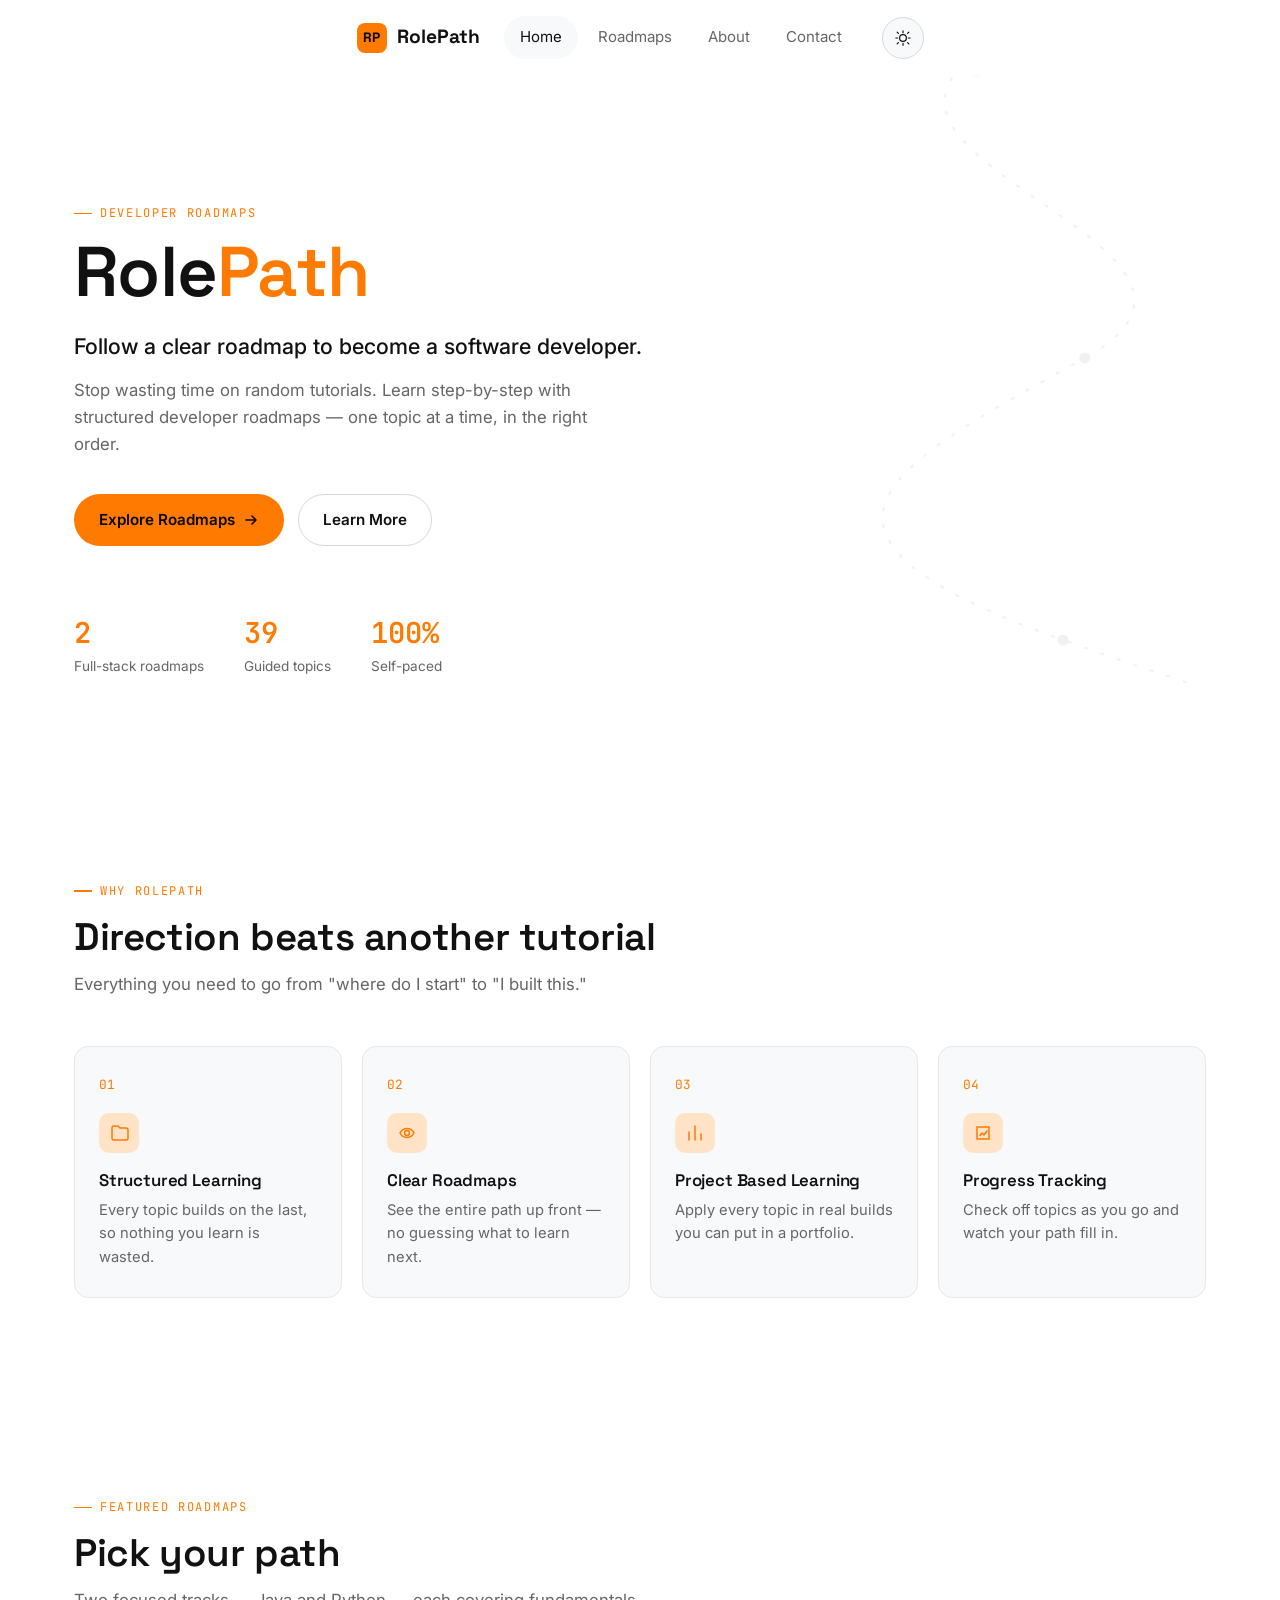
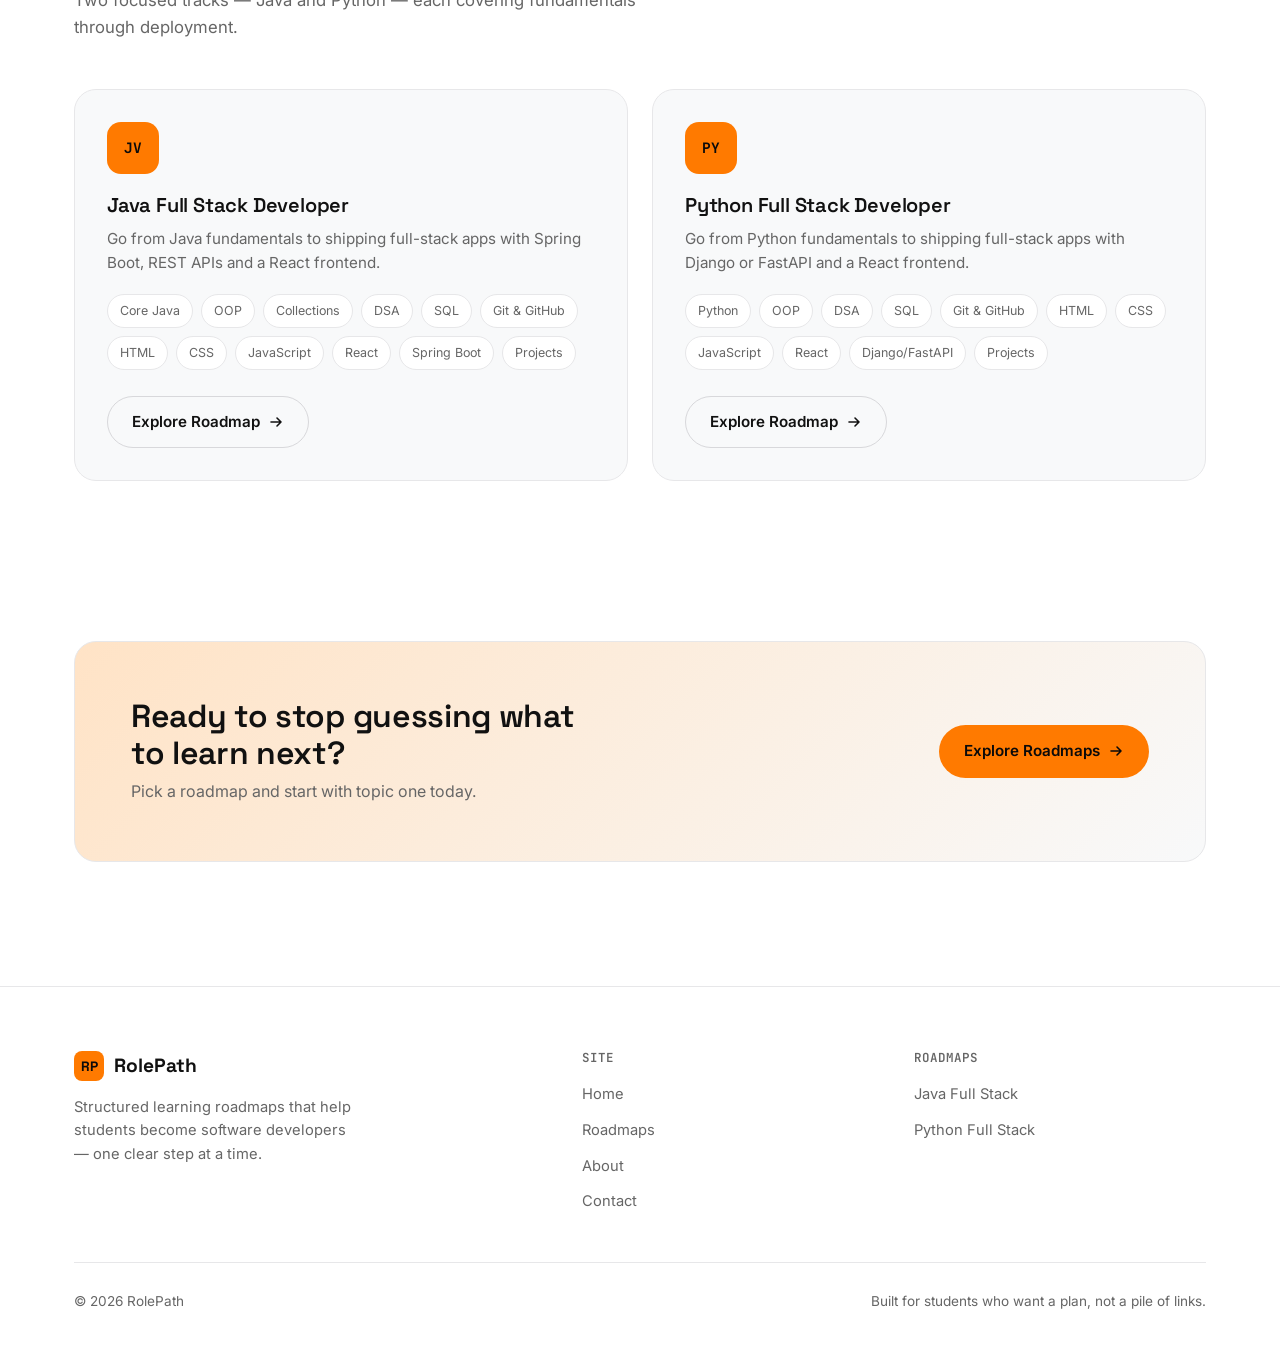
<file: index.html>
<!DOCTYPE html>
<html lang="en">
<head>
  <meta charset="UTF-8" />
  <meta name="viewport" content="width=device-width, initial-scale=1.0" />
  <title>RolePath — Structured Roadmaps for Software Developers</title>
  <meta name="description" content="Stop wasting time on random tutorials. Follow a clear, structured roadmap to become a software developer." />
  <link rel="stylesheet" href="css/style.css" />
</head>
<body>

  <header class="site-header">
    <div class="container">
      <a href="index.html" class="logo">
        <span class="logo__mark">RP</span>
        RolePath
      </a>

      <nav class="nav-menu" data-nav-menu>
        <a href="index.html" data-page="index.html">Home</a>
        <a href="roadmaps.html" data-page="roadmaps.html">Roadmaps</a>
        
        <a href="about.html" data-page="about.html">About</a>
        <a href="contact.html" data-page="contact.html">Contact</a>
      </nav>

      <div class="header-actions">
        <button class="theme-toggle" data-theme-toggle aria-label="Toggle dark and light mode" aria-pressed="true">
          <svg class="icon-moon" width="18" height="18" viewBox="0 0 24 24" fill="none" aria-hidden="true"><path d="M21 12.6A9 9 0 1 1 11.4 3a7 7 0 0 0 9.6 9.6Z" stroke="currentColor" stroke-width="1.6" stroke-linejoin="round"/></svg>
          <svg class="icon-sun" width="18" height="18" viewBox="0 0 24 24" fill="none" aria-hidden="true"><circle cx="12" cy="12" r="4.5" stroke="currentColor" stroke-width="1.6"/><path d="M12 2.5v2.4M12 19.1v2.4M4.2 4.2l1.7 1.7M18.1 18.1l1.7 1.7M2.5 12h2.4M19.1 12h2.4M4.2 19.8l1.7-1.7M18.1 5.9l1.7-1.7" stroke="currentColor" stroke-width="1.6" stroke-linecap="round"/></svg>
        </button>
        <button class="nav-toggle" data-nav-toggle aria-label="Toggle menu" aria-expanded="false">
          <span></span><span></span><span></span>
        </button>
      </div>
    </div>
  </header>

  <main>
    <!-- Hero -->
    <section class="hero">
      <svg class="hero__route" viewBox="0 0 1180 560" fill="none" preserveAspectRatio="xMaxYMid slice" aria-hidden="true">
        <path d="M900 -20 C 760 80, 1180 160, 1000 260 S 700 420, 980 520 S 1300 600, 1180 700" stroke="currentColor" stroke-width="2" stroke-dasharray="2 14" stroke-linecap="round"/>
        <circle cx="900" cy="-4" r="5" fill="currentColor"/>
        <circle cx="1000" cy="260" r="5" fill="currentColor"/>
        <circle cx="980" cy="520" r="5" fill="currentColor"/>
      </svg>
      <div class="container">
        <div class="hero__content">
          <span class="eyebrow">Developer roadmaps</span>
          <h1 class="hero__title">Role<span>Path</span></h1>
          <p class="hero__subtitle">Follow a clear roadmap to become a software developer.</p>
          <p class="hero__desc">Stop wasting time on random tutorials. Learn step-by-step with structured developer roadmaps — one topic at a time, in the right order.</p>
          <div class="hero__actions">
            <a href="roadmaps.html" class="btn btn--primary">Explore Roadmaps
              <svg width="16" height="16" viewBox="0 0 16 16" fill="none" aria-hidden="true"><path d="M3 8h10M9 4l4 4-4 4" stroke="currentColor" stroke-width="1.6" stroke-linecap="round" stroke-linejoin="round"/></svg>
            </a>
            <a href="about.html" class="btn btn--outline">Learn More</a>
          </div>
          <div class="hero__stats">
            <div>
              <div class="hero__stat-num">2</div>
              <div class="hero__stat-label">Full-stack roadmaps</div>
            </div>
            <div>
              <div class="hero__stat-num">39</div>
              <div class="hero__stat-label">Guided topics</div>
            </div>
            <div>
              <div class="hero__stat-num">100%</div>
              <div class="hero__stat-label">Self-paced</div>
            </div>
          </div>
        </div>
      </div>
    </section>

    <!-- Why RolePath -->
    <section class="section">
      <div class="container">
        <div class="section-head">
          <span class="eyebrow">Why RolePath</span>
          <h2 class="section-title">Direction beats another tutorial</h2>
          <p class="section-desc">Everything you need to go from "where do I start" to "I built this."</p>
        </div>
        <div class="why-grid">
          <div class="why-card reveal">
            <span class="why-card__index">01</span>
            <div class="why-card__icon">
              <svg width="20" height="20" viewBox="0 0 20 20" fill="none" aria-hidden="true"><path d="M3 15V5a2 2 0 0 1 2-2h4l2 2h6a2 2 0 0 1 2 2v8a2 2 0 0 1-2 2H5a2 2 0 0 1-2-2Z" stroke="currentColor" stroke-width="1.5"/></svg>
            </div>
            <h3>Structured Learning</h3>
            <p>Every topic builds on the last, so nothing you learn is wasted.</p>
          </div>
          <div class="why-card reveal">
            <span class="why-card__index">02</span>
            <div class="why-card__icon">
              <svg width="20" height="20" viewBox="0 0 20 20" fill="none" aria-hidden="true"><path d="M3 10c3-6 11-6 14 0-3 6-11 6-14 0Z" stroke="currentColor" stroke-width="1.5"/><circle cx="10" cy="10" r="2.4" stroke="currentColor" stroke-width="1.5"/></svg>
            </div>
            <h3>Clear Roadmaps</h3>
            <p>See the entire path up front — no guessing what to learn next.</p>
          </div>
          <div class="why-card reveal">
            <span class="why-card__index">03</span>
            <div class="why-card__icon">
              <svg width="20" height="20" viewBox="0 0 20 20" fill="none" aria-hidden="true"><path d="M4 17V9M10 17V3M16 17v-6" stroke="currentColor" stroke-width="1.5" stroke-linecap="round"/></svg>
            </div>
            <h3>Project Based Learning</h3>
            <p>Apply every topic in real builds you can put in a portfolio.</p>
          </div>
          <div class="why-card reveal">
            <span class="why-card__index">04</span>
            <div class="why-card__icon">
              <svg width="20" height="20" viewBox="0 0 20 20" fill="none" aria-hidden="true"><path d="M4 4h12v12H4z" stroke="currentColor" stroke-width="1.5"/><path d="M7 12.5 9 10l2 2 3-4" stroke="currentColor" stroke-width="1.5" stroke-linecap="round" stroke-linejoin="round"/></svg>
            </div>
            <h3>Progress Tracking</h3>
            <p>Check off topics as you go and watch your path fill in.</p>
          </div>
        </div>
      </div>
    </section>

    <!-- Featured Roadmaps -->
    <section class="section">
      <div class="container">
        <div class="section-head">
          <span class="eyebrow">Featured roadmaps</span>
          <h2 class="section-title">Pick your path</h2>
          <p class="section-desc">Two focused tracks — Java and Python — each covering fundamentals through deployment.</p>
        </div>
        <div class="roadmap-grid" data-featured-roadmaps></div>
      </div>
    </section>

    <!-- CTA -->
    <section class="section section--tight">
      <div class="container">
        <div class="cta-band">
          <div>
            <h2>Ready to stop guessing what to learn next?</h2>
            <p>Pick a roadmap and start with topic one today.</p>
          </div>
          <a href="roadmaps.html" class="btn btn--primary">Explore Roadmaps
            <svg width="16" height="16" viewBox="0 0 16 16" fill="none" aria-hidden="true"><path d="M3 8h10M9 4l4 4-4 4" stroke="currentColor" stroke-width="1.6" stroke-linecap="round" stroke-linejoin="round"/></svg>
          </a>
        </div>
      </div>
    </section>
  </main>

  <footer class="site-footer">
    <div class="container">
      <div class="footer-grid">
        <div class="footer-brand">
          <a href="index.html" class="logo"><span class="logo__mark">RP</span>RolePath</a>
          <p>Structured learning roadmaps that help students become software developers — one clear step at a time.</p>
        </div>
        <div class="footer-col">
          <h4>Site</h4>
          <ul>
            <li><a href="index.html">Home</a></li>
            <li><a href="roadmaps.html">Roadmaps</a></li>
            <li><a href="about.html">About</a></li>
            <li><a href="contact.html">Contact</a></li>
          </ul>
        </div>
        <div class="footer-col">
          <h4>Roadmaps</h4>
          <ul>
            <li><a href="java-full-stack.html">Java Full Stack</a></li>
            <li><a href="python-full-stack.html">Python Full Stack</a></li>
          </ul>
        </div>
      </div>
      <div class="footer-bottom">
        <span>© <span data-year></span> RolePath</span>
        <span>Built for students who want a plan, not a pile of links.</span>
      </div>
    </div>
  </footer>

  <script src="js/api.js"></script>
  <script src="js/main.js"></script>
  <script src="js/roadmap.js"></script>
</body>
</html>
</file>
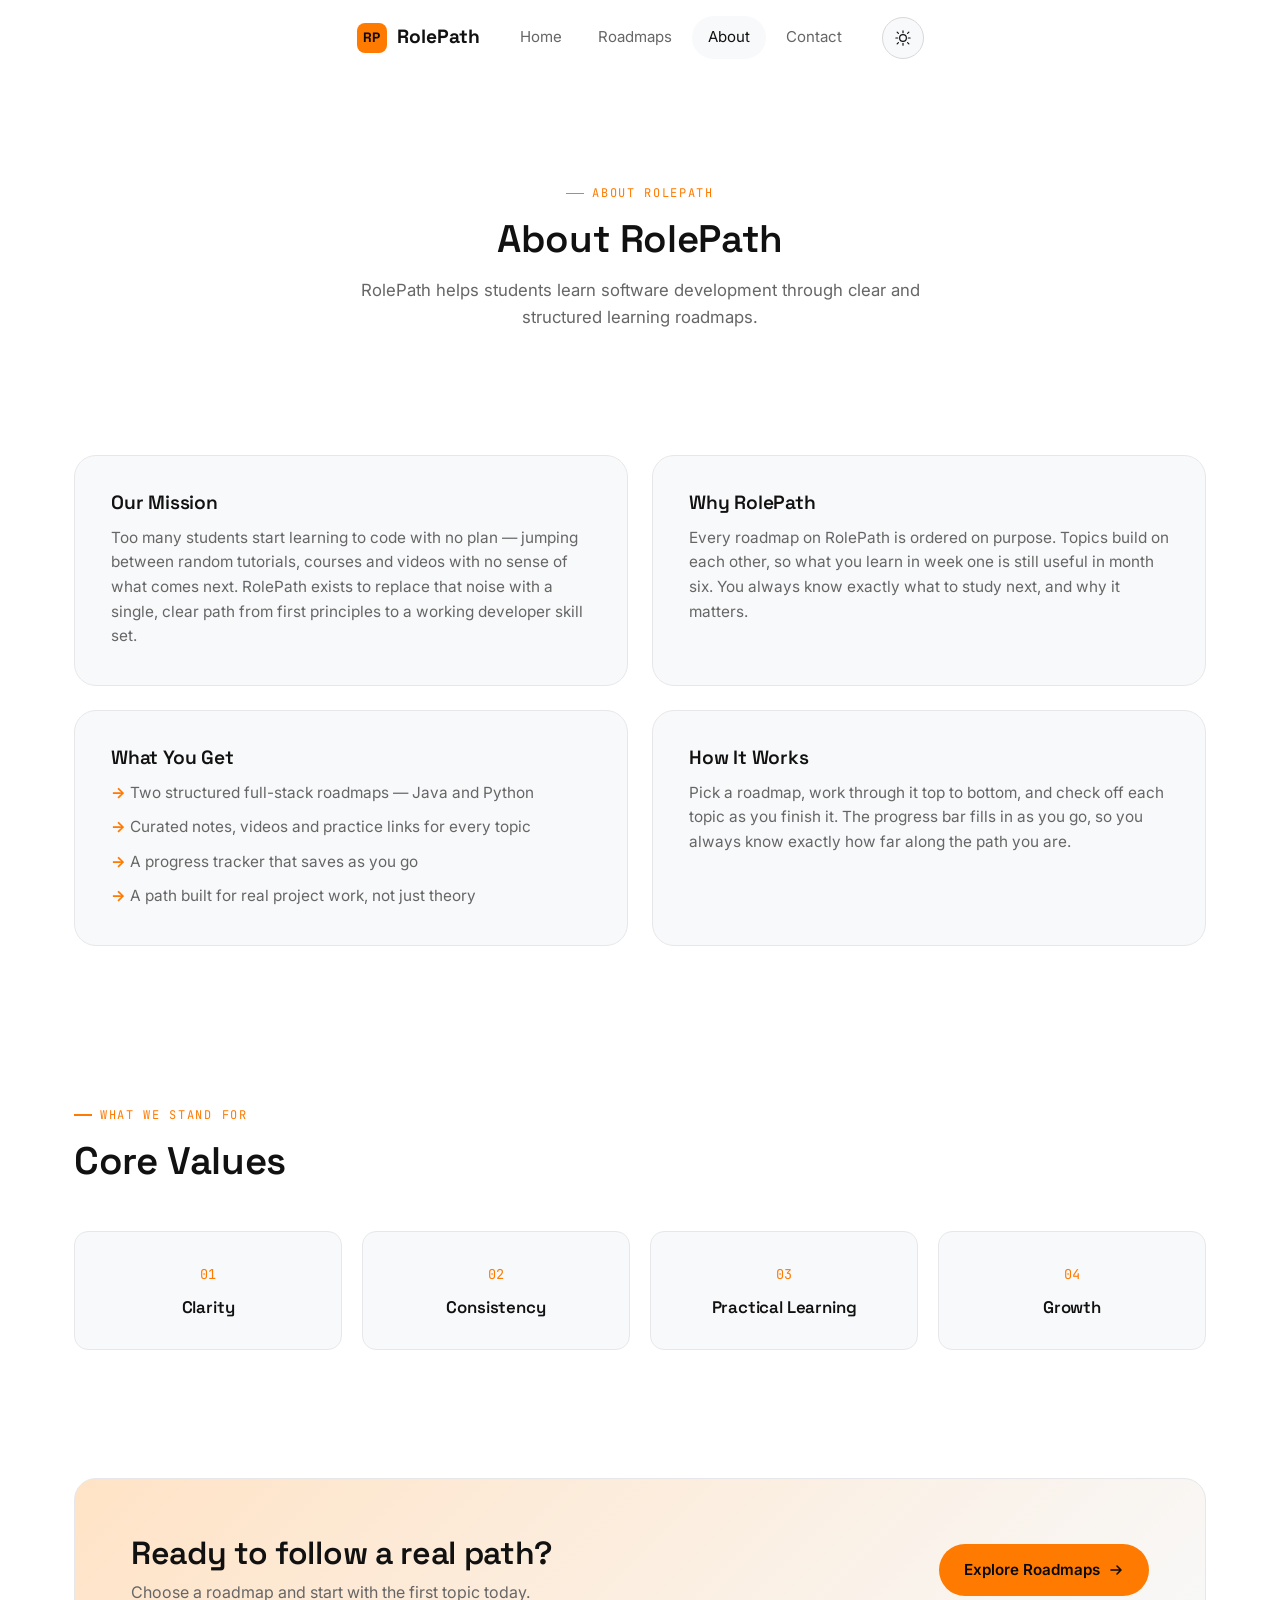
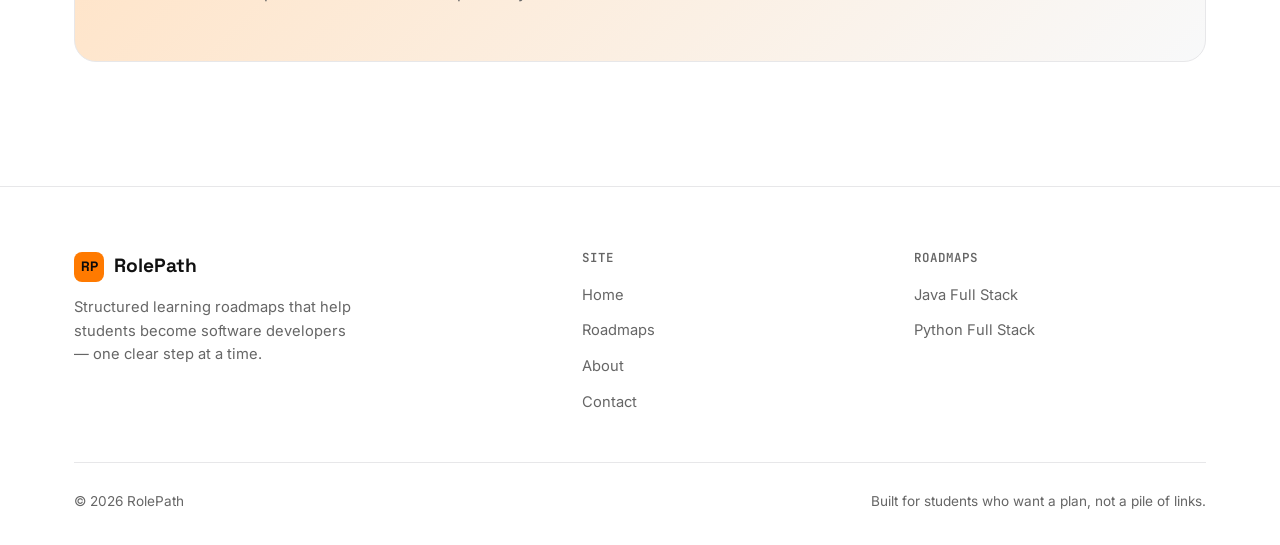
<file: about.html>
<!DOCTYPE html>
<html lang="en">
<head>
  <meta charset="UTF-8" />
  <meta name="viewport" content="width=device-width, initial-scale=1.0" />
  <title>About · RolePath</title>
  <meta name="description" content="RolePath helps students learn software development through clear and structured learning roadmaps." />
  <link rel="stylesheet" href="css/style.css" />
</head>
<body>

  <header class="site-header">
    <div class="container">
      <a href="index.html" class="logo">
        <span class="logo__mark">RP</span>
        RolePath
      </a>

      <nav class="nav-menu" data-nav-menu>
        <a href="index.html" data-page="index.html">Home</a>
        <a href="roadmaps.html" data-page="roadmaps.html">Roadmaps</a>
        <a href="about.html" data-page="about.html">About</a>
        <a href="contact.html" data-page="contact.html">Contact</a>
      </nav>

      <div class="header-actions">
        <button class="theme-toggle" data-theme-toggle aria-label="Toggle dark and light mode" aria-pressed="true">
          <svg class="icon-moon" width="18" height="18" viewBox="0 0 24 24" fill="none" aria-hidden="true"><path d="M21 12.6A9 9 0 1 1 11.4 3a7 7 0 0 0 9.6 9.6Z" stroke="currentColor" stroke-width="1.6" stroke-linejoin="round"/></svg>
          <svg class="icon-sun" width="18" height="18" viewBox="0 0 24 24" fill="none" aria-hidden="true"><circle cx="12" cy="12" r="4.5" stroke="currentColor" stroke-width="1.6"/><path d="M12 2.5v2.4M12 19.1v2.4M4.2 4.2l1.7 1.7M18.1 18.1l1.7 1.7M2.5 12h2.4M19.1 12h2.4M4.2 19.8l1.7-1.7M18.1 5.9l1.7-1.7" stroke="currentColor" stroke-width="1.6" stroke-linecap="round"/></svg>
        </button>
        <button class="nav-toggle" data-nav-toggle aria-label="Toggle menu" aria-expanded="false">
          <span></span><span></span><span></span>
        </button>
      </div>
    </div>
  </header>

  <main>
    <section class="about-hero">
      <div class="container">
        <span class="eyebrow">About RolePath</span>
        <h1 class="section-title">About RolePath</h1>
        <p>RolePath helps students learn software development through clear and structured learning roadmaps.</p>
      </div>
    </section>

    <section class="section section--tight">
      <div class="container">
        <div class="about-grid">
          <div class="about-card reveal">
            <h3>Our Mission</h3>
            <p>Too many students start learning to code with no plan — jumping between random tutorials, courses and videos with no sense of what comes next. RolePath exists to replace that noise with a single, clear path from first principles to a working developer skill set.</p>
          </div>
          <div class="about-card reveal">
            <h3>Why RolePath</h3>
            <p>Every roadmap on RolePath is ordered on purpose. Topics build on each other, so what you learn in week one is still useful in month six. You always know exactly what to study next, and why it matters.</p>
          </div>
          <div class="about-card reveal">
            <h3>What You Get</h3>
            <ul>
              <li>Two structured full-stack roadmaps — Java and Python</li>
              <li>Curated notes, videos and practice links for every topic</li>
              <li>A progress tracker that saves as you go</li>
              <li>A path built for real project work, not just theory</li>
            </ul>
          </div>
          <div class="about-card reveal">
            <h3>How It Works</h3>
            <p>Pick a roadmap, work through it top to bottom, and check off each topic as you finish it. The progress bar fills in as you go, so you always know exactly how far along the path you are.</p>
          </div>
        </div>
      </div>
    </section>

    <section class="section section--tight">
      <div class="container">
        <div class="section-head">
          <span class="eyebrow">What we stand for</span>
          <h2 class="section-title">Core Values</h2>
        </div>
        <div class="values-grid">
          <div class="value-card reveal">
            <div class="value-card__num">01</div>
            <h4>Clarity</h4>
          </div>
          <div class="value-card reveal">
            <div class="value-card__num">02</div>
            <h4>Consistency</h4>
          </div>
          <div class="value-card reveal">
            <div class="value-card__num">03</div>
            <h4>Practical Learning</h4>
          </div>
          <div class="value-card reveal">
            <div class="value-card__num">04</div>
            <h4>Growth</h4>
          </div>
        </div>
      </div>
    </section>

    <section class="section section--tight">
      <div class="container">
        <div class="cta-band">
          <div>
            <h2>Ready to follow a real path?</h2>
            <p>Choose a roadmap and start with the first topic today.</p>
          </div>
          <a href="roadmaps.html" class="btn btn--primary">Explore Roadmaps
            <svg width="16" height="16" viewBox="0 0 16 16" fill="none" aria-hidden="true"><path d="M3 8h10M9 4l4 4-4 4" stroke="currentColor" stroke-width="1.6" stroke-linecap="round" stroke-linejoin="round"/></svg>
          </a>
        </div>
      </div>
    </section>
  </main>

  <footer class="site-footer">
    <div class="container">
      <div class="footer-grid">
        <div class="footer-brand">
          <a href="index.html" class="logo"><span class="logo__mark">RP</span>RolePath</a>
          <p>Structured learning roadmaps that help students become software developers — one clear step at a time.</p>
        </div>
        <div class="footer-col">
          <h4>Site</h4>
          <ul>
            <li><a href="index.html">Home</a></li>
            <li><a href="roadmaps.html">Roadmaps</a></li>
            <li><a href="about.html">About</a></li>
            <li><a href="contact.html">Contact</a></li>
          </ul>
        </div>
        <div class="footer-col">
          <h4>Roadmaps</h4>
          <ul>
            <li><a href="java-full-stack.html">Java Full Stack</a></li>
            <li><a href="python-full-stack.html">Python Full Stack</a></li>
          </ul>
        </div>
      </div>
      <div class="footer-bottom">
        <span>© <span data-year></span> RolePath</span>
        <span>Built for students who want a plan, not a pile of links.</span>
      </div>
    </div>
  </footer>

  <script src="js/main.js"></script>
</body>
</html>
</file>
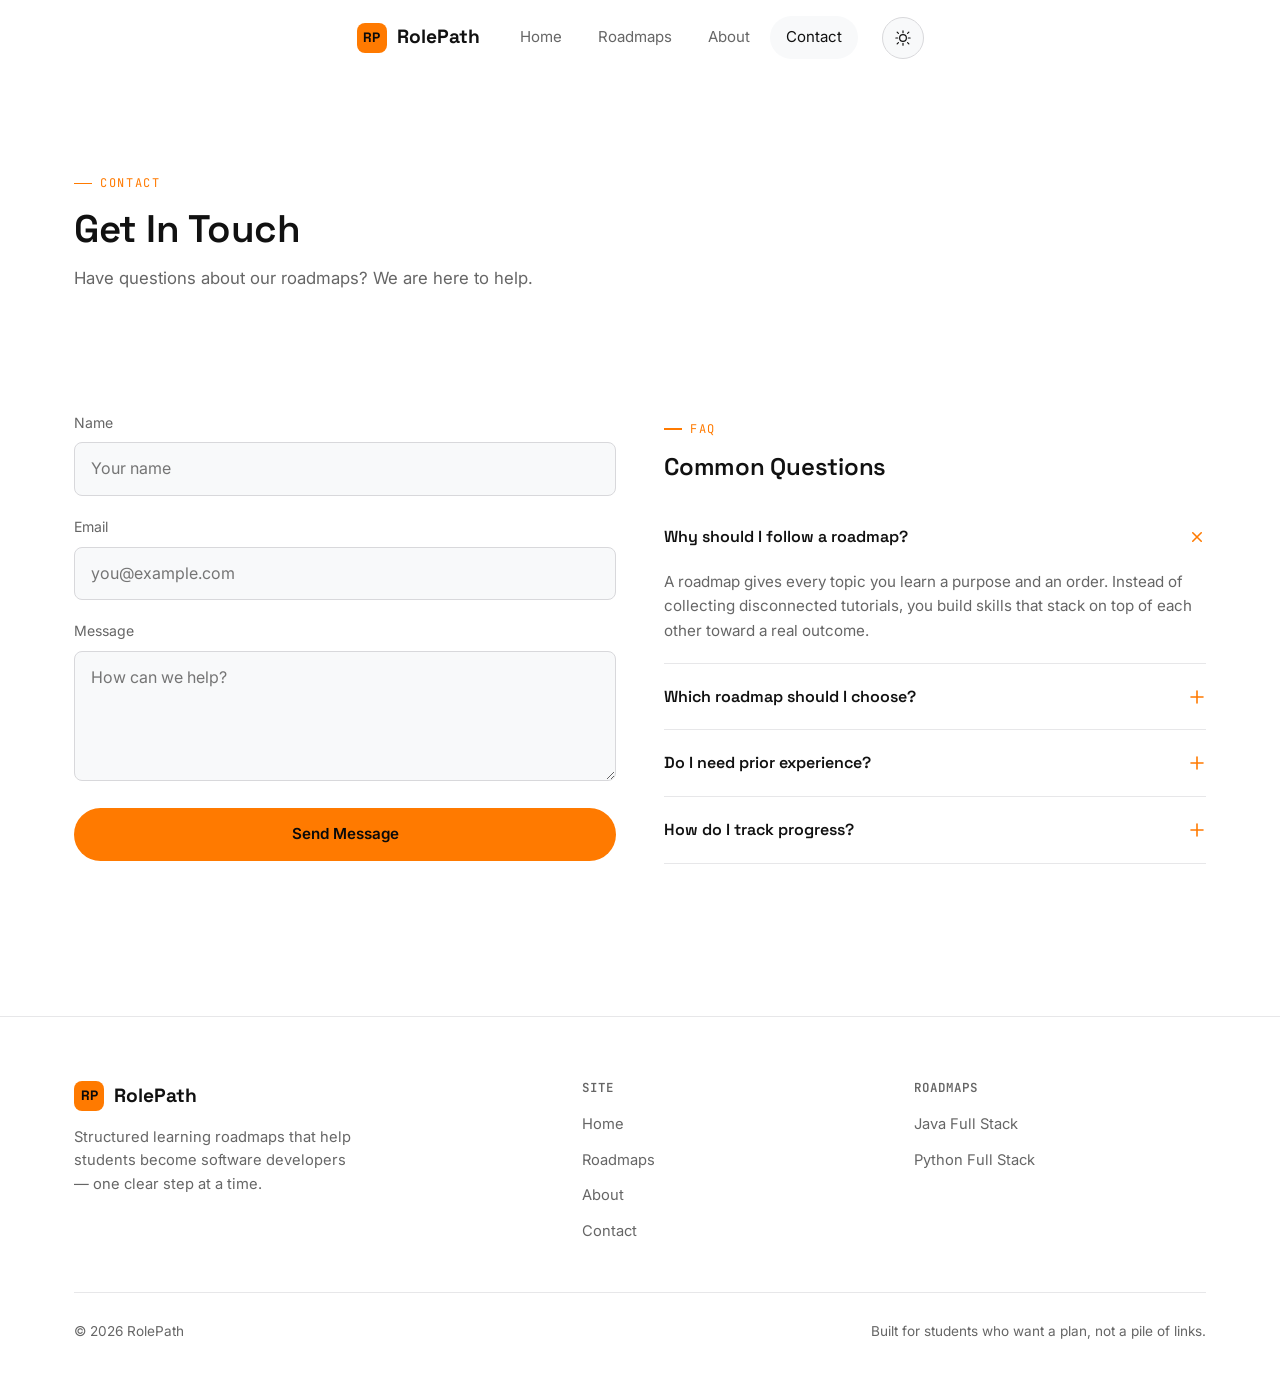
<file: contact.html>
<!DOCTYPE html>
<html lang="en">
<head>
  <meta charset="UTF-8" />
  <meta name="viewport" content="width=device-width, initial-scale=1.0" />
  <title>Contact · RolePath</title>
  <meta name="description" content="Have questions about our roadmaps? We are here to help." />
  <link rel="stylesheet" href="css/style.css" />
</head>
<body>

  <header class="site-header">
    <div class="container">
      <a href="index.html" class="logo">
        <span class="logo__mark">RP</span>
        RolePath
      </a>

      <nav class="nav-menu" data-nav-menu>
        <a href="index.html" data-page="index.html">Home</a>
        <a href="roadmaps.html" data-page="roadmaps.html">Roadmaps</a>
        <a href="about.html" data-page="about.html">About</a>
        <a href="contact.html" data-page="contact.html">Contact</a>
      </nav>

      <div class="header-actions">
        <button class="theme-toggle" data-theme-toggle aria-label="Toggle dark and light mode" aria-pressed="true">
          <svg class="icon-moon" width="18" height="18" viewBox="0 0 24 24" fill="none" aria-hidden="true"><path d="M21 12.6A9 9 0 1 1 11.4 3a7 7 0 0 0 9.6 9.6Z" stroke="currentColor" stroke-width="1.6" stroke-linejoin="round"/></svg>
          <svg class="icon-sun" width="18" height="18" viewBox="0 0 24 24" fill="none" aria-hidden="true"><circle cx="12" cy="12" r="4.5" stroke="currentColor" stroke-width="1.6"/><path d="M12 2.5v2.4M12 19.1v2.4M4.2 4.2l1.7 1.7M18.1 18.1l1.7 1.7M2.5 12h2.4M19.1 12h2.4M4.2 19.8l1.7-1.7M18.1 5.9l1.7-1.7" stroke="currentColor" stroke-width="1.6" stroke-linecap="round"/></svg>
        </button>
        <button class="nav-toggle" data-nav-toggle aria-label="Toggle menu" aria-expanded="false">
          <span></span><span></span><span></span>
        </button>
      </div>
    </div>
  </header>

  <main>
    <section class="page-hero">
      <div class="container">
        <span class="eyebrow">Contact</span>
        <h1 class="section-title">Get In Touch</h1>
        <p>Have questions about our roadmaps? We are here to help.</p>
      </div>
    </section>

    <section class="section section--tight">
      <div class="container">
        <div class="contact-grid">
          <form class="contact-form" data-contact-form novalidate>
            <div class="form-group">
              <label for="name">Name</label>
              <input type="text" id="name" name="name" placeholder="Your name" autocomplete="name" />
            </div>
            <div class="form-group">
              <label for="email">Email</label>
              <input type="email" id="email" name="email" placeholder="you@example.com" autocomplete="email" />
            </div>
            <div class="form-group">
              <label for="message">Message</label>
              <textarea id="message" name="message" placeholder="How can we help?"></textarea>
            </div>
            <button type="submit" class="btn btn--primary btn--full">Send Message</button>
            <p class="form-status" data-form-status></p>
          </form>

          <div>
            <div class="section-head" style="margin-bottom:24px;">
              <span class="eyebrow">FAQ</span>
              <h2 class="section-title" style="font-size:1.5rem;">Common Questions</h2>
            </div>

            <details class="faq-item" open>
              <summary class="faq-item__q">
                Why should I follow a roadmap?
                <svg class="faq-item__icon" width="18" height="18" viewBox="0 0 18 18" fill="none" aria-hidden="true"><path d="M9 3v12M3 9h12" stroke="currentColor" stroke-width="1.6" stroke-linecap="round"/></svg>
              </summary>
              <p class="faq-item__a">A roadmap gives every topic you learn a purpose and an order. Instead of collecting disconnected tutorials, you build skills that stack on top of each other toward a real outcome.</p>
            </details>

            <details class="faq-item">
              <summary class="faq-item__q">
                Which roadmap should I choose?
                <svg class="faq-item__icon" width="18" height="18" viewBox="0 0 18 18" fill="none" aria-hidden="true"><path d="M9 3v12M3 9h12" stroke="currentColor" stroke-width="1.6" stroke-linecap="round"/></svg>
              </summary>
              <p class="faq-item__a">Both roadmaps end at the same place: a full-stack developer with a working portfolio. Pick Java if you want strong typing and enterprise-style backends, or Python if you'd rather start with a simpler syntax and move fast.</p>
            </details>

            <details class="faq-item">
              <summary class="faq-item__q">
                Do I need prior experience?
                <svg class="faq-item__icon" width="18" height="18" viewBox="0 0 18 18" fill="none" aria-hidden="true"><path d="M9 3v12M3 9h12" stroke="currentColor" stroke-width="1.6" stroke-linecap="round"/></svg>
              </summary>
              <p class="faq-item__a">No. Both roadmaps start from the fundamentals and assume no prior programming background — just a willingness to work through topics in order.</p>
            </details>

            <details class="faq-item">
              <summary class="faq-item__q">
                How do I track progress?
                <svg class="faq-item__icon" width="18" height="18" viewBox="0 0 18 18" fill="none" aria-hidden="true"><path d="M9 3v12M3 9h12" stroke="currentColor" stroke-width="1.6" stroke-linecap="round"/></svg>
              </summary>
              <p class="faq-item__a">Every roadmap page has a checkbox on each topic. Checking one off updates your progress bar instantly and saves automatically, so you can pick up right where you left off.</p>
            </details>
          </div>
        </div>
      </div>
    </section>
  </main>

  <footer class="site-footer">
    <div class="container">
      <div class="footer-grid">
        <div class="footer-brand">
          <a href="index.html" class="logo"><span class="logo__mark">RP</span>RolePath</a>
          <p>Structured learning roadmaps that help students become software developers — one clear step at a time.</p>
        </div>
        <div class="footer-col">
          <h4>Site</h4>
          <ul>
            <li><a href="index.html">Home</a></li>
            <li><a href="roadmaps.html">Roadmaps</a></li>
            <li><a href="about.html">About</a></li>
            <li><a href="contact.html">Contact</a></li>
          </ul>
        </div>
        <div class="footer-col">
          <h4>Roadmaps</h4>
          <ul>
            <li><a href="java-full-stack.html">Java Full Stack</a></li>
            <li><a href="python-full-stack.html">Python Full Stack</a></li>
          </ul>
        </div>
      </div>
      <div class="footer-bottom">
        <span>© <span data-year></span> RolePath</span>
        <span>Built for students who want a plan, not a pile of links.</span>
      </div>
    </div>
  </footer>

  <script src="js/api.js"></script>
  <script src="js/main.js"></script>
  <script src="js/contact.js"></script>
</body>
</html>
</file>
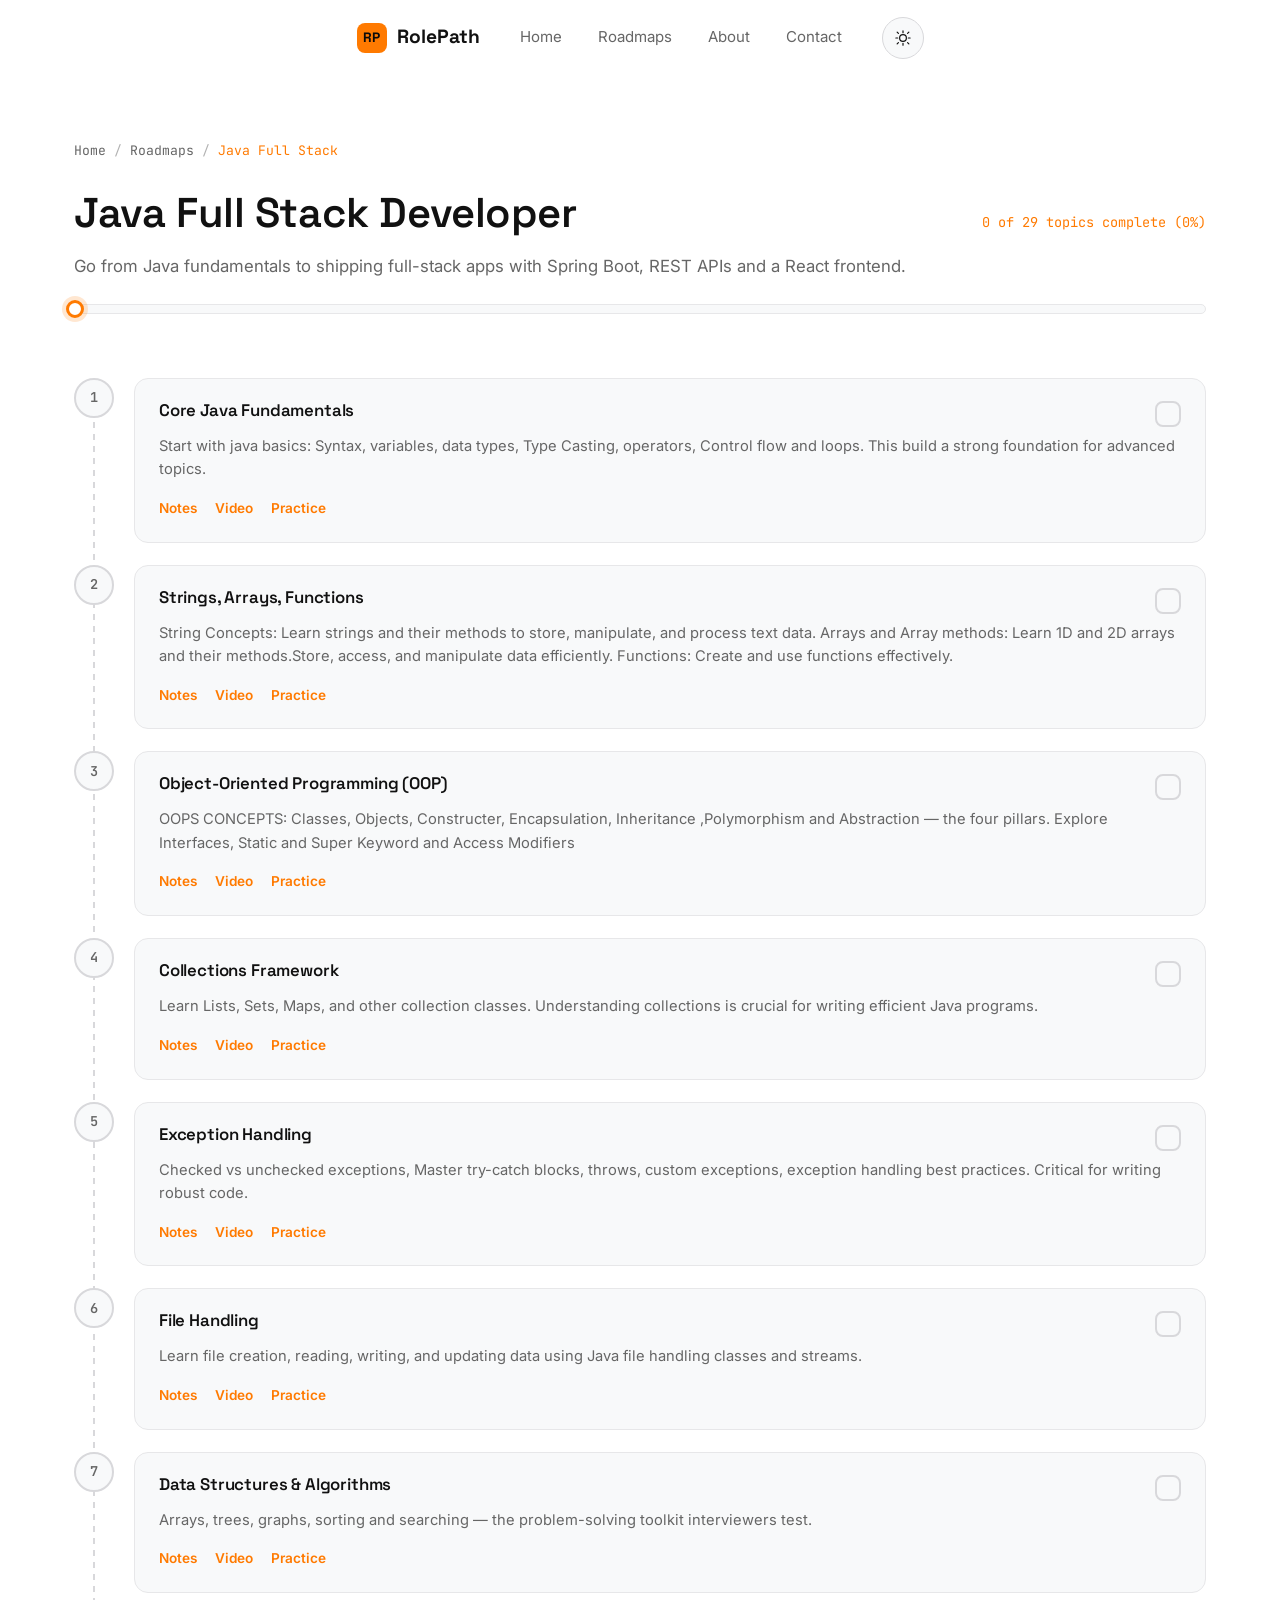
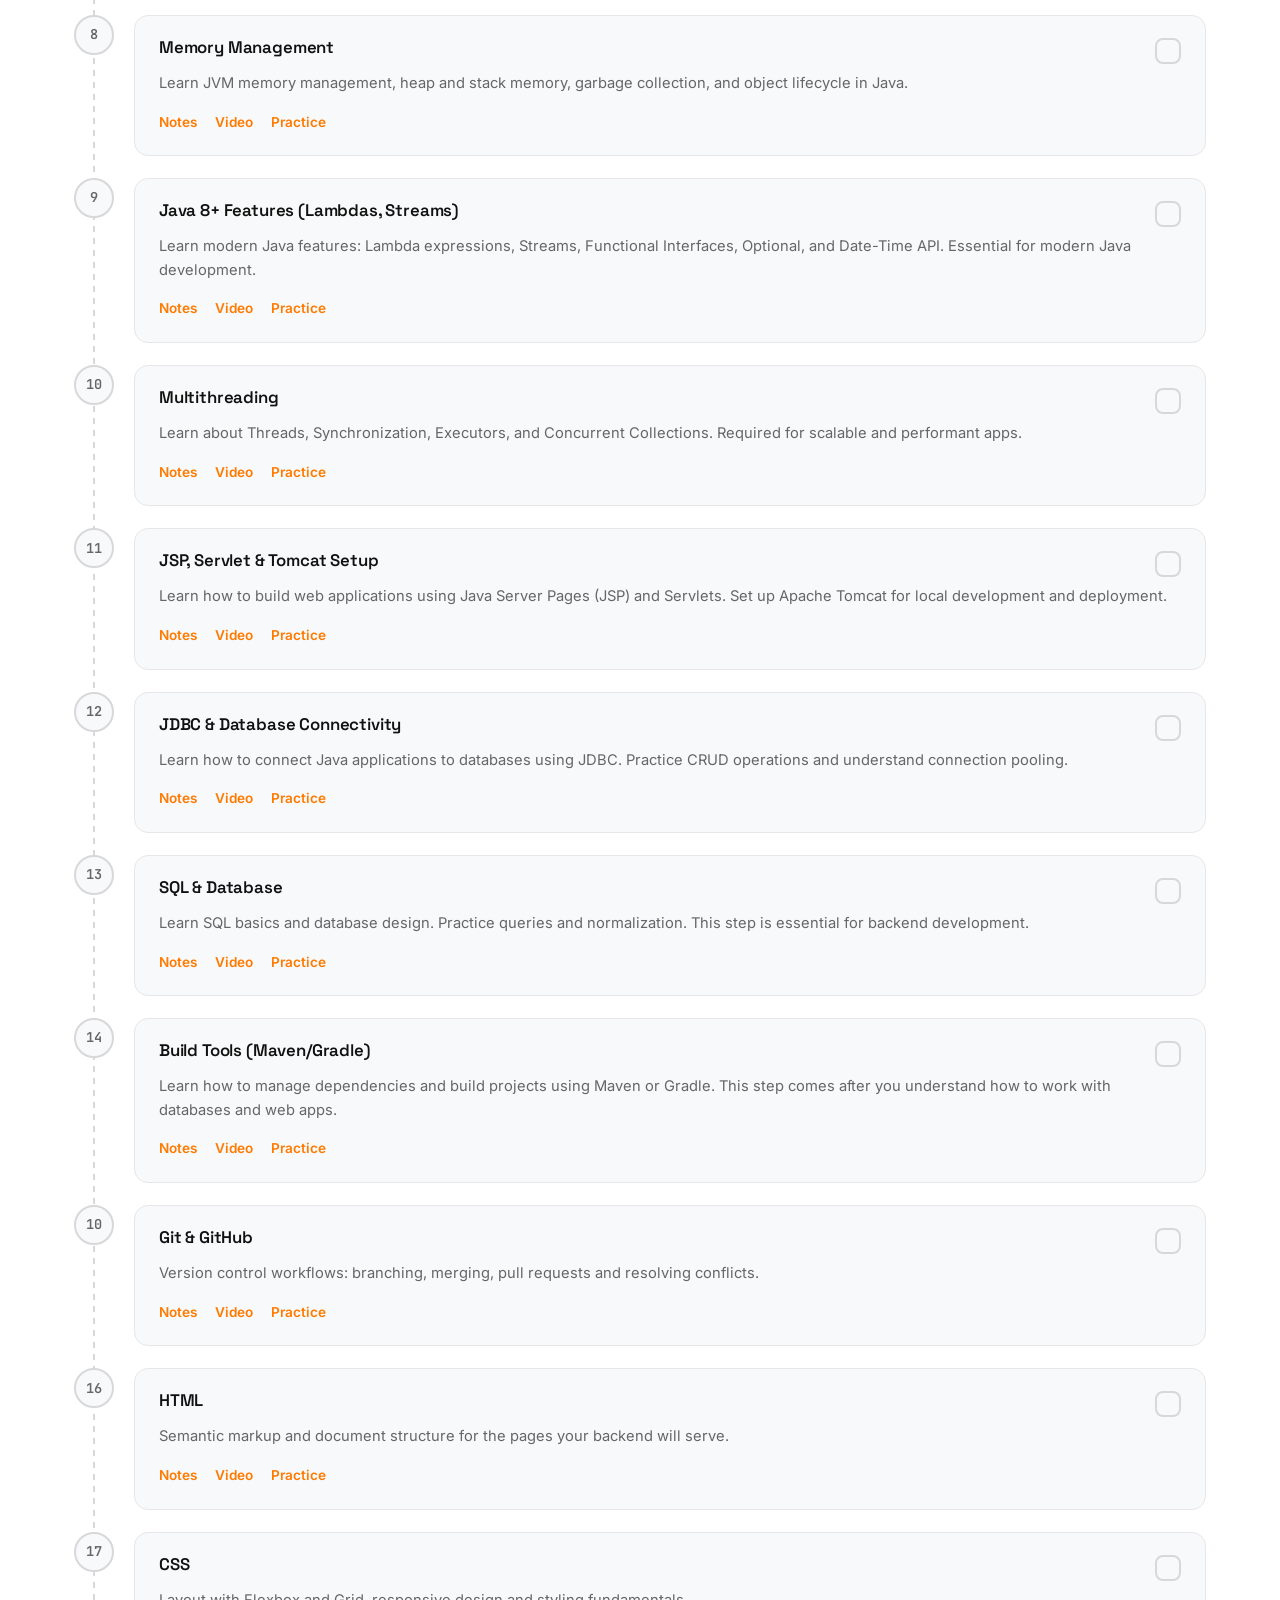
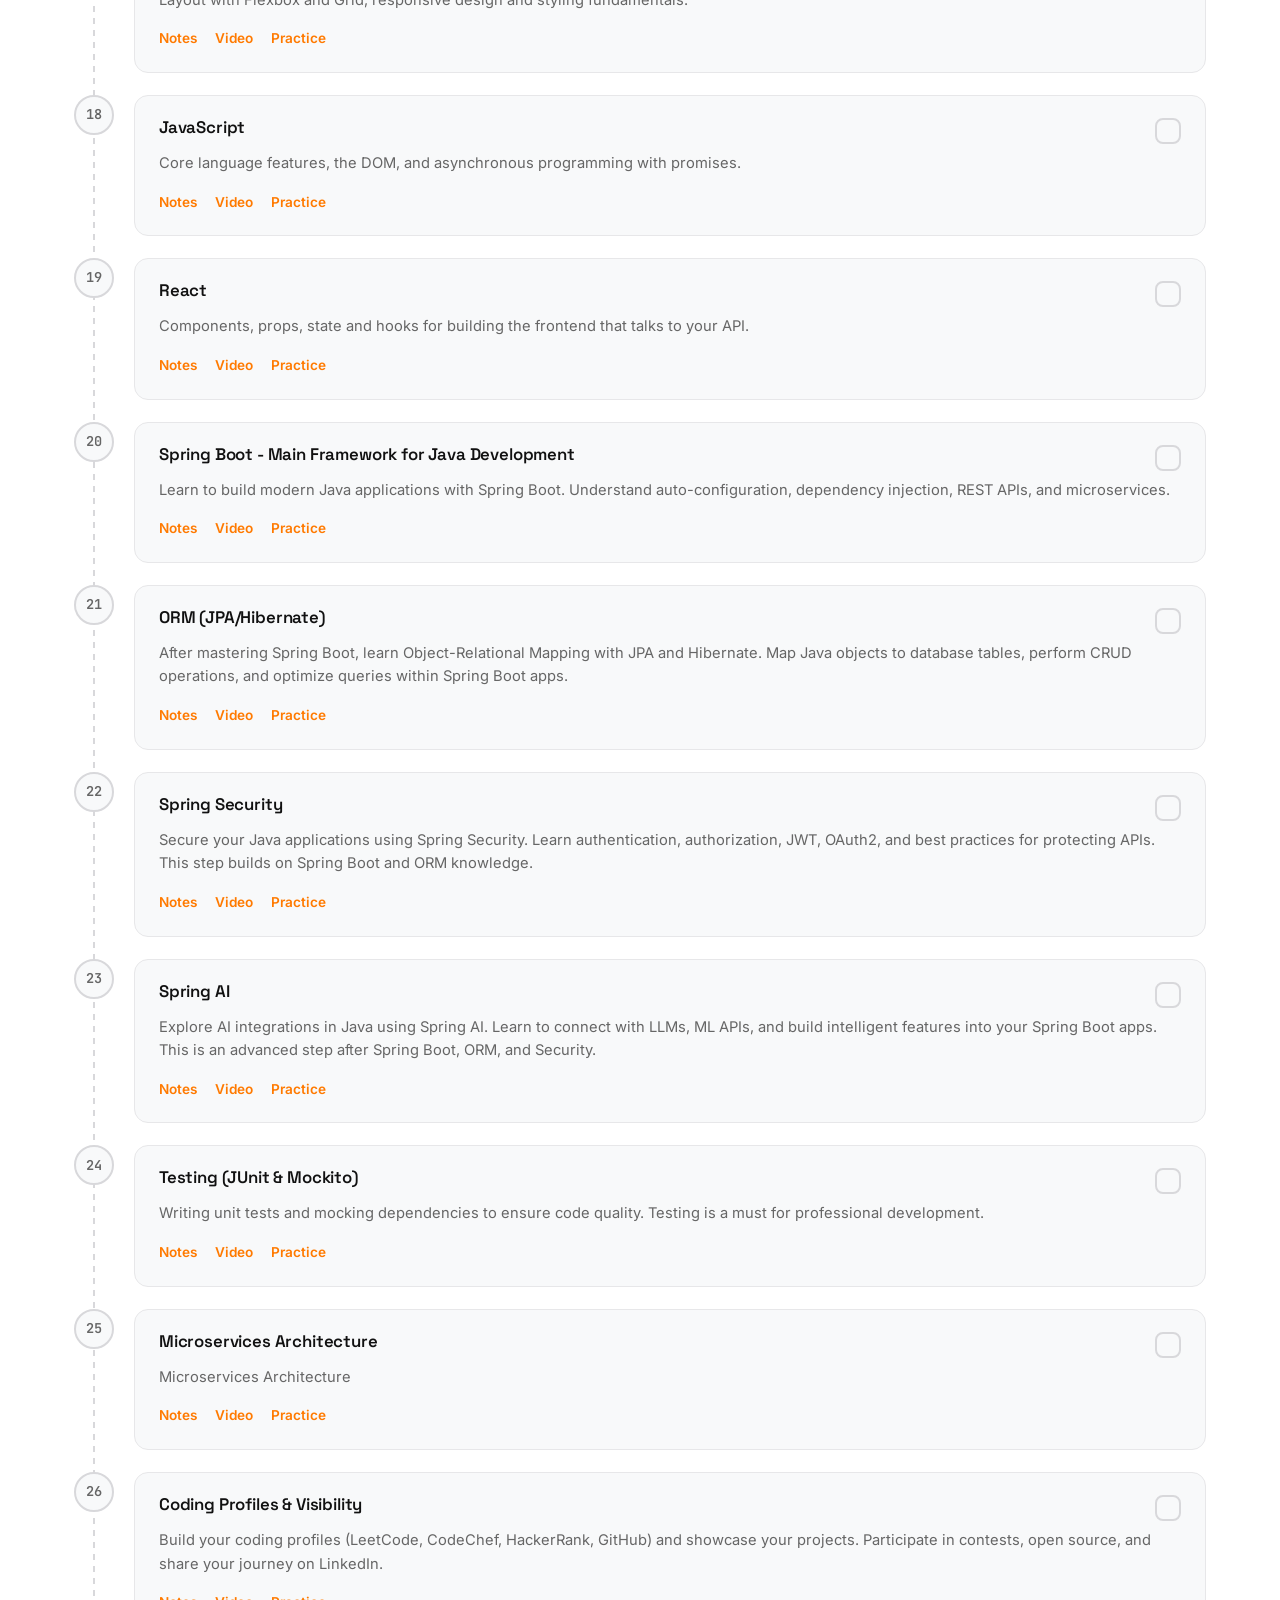
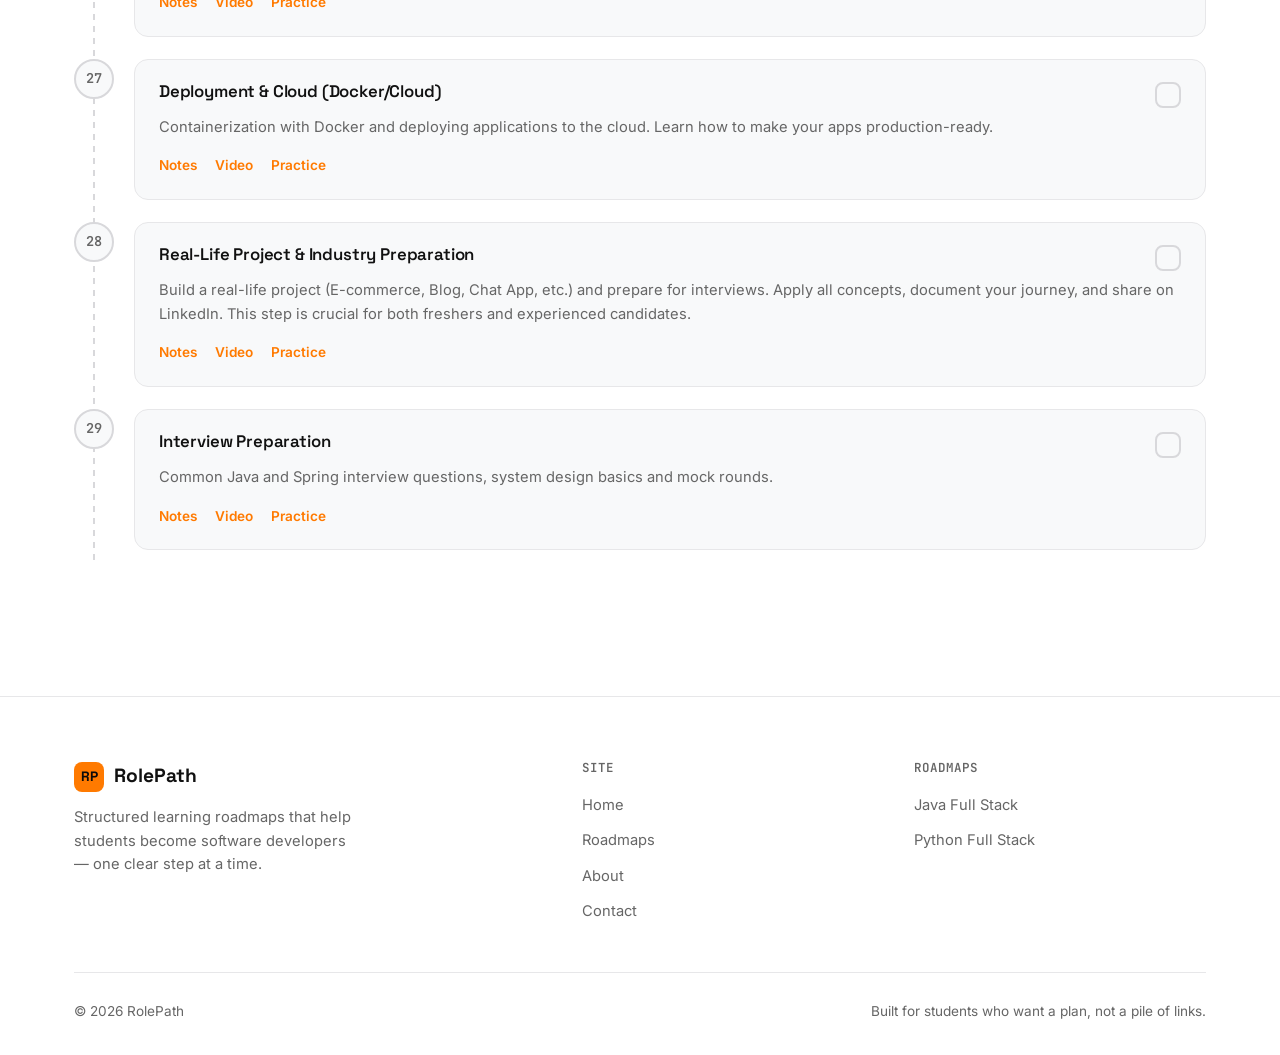
<file: java-full-stack.html>
<!DOCTYPE html>
<html lang="en">
<head>
  <meta charset="UTF-8" />
  <meta name="viewport" content="width=device-width, initial-scale=1.0" />
  <title>Java Full Stack Developer · RolePath</title>
  <meta name="description" content="A structured, topic-by-topic roadmap to becoming a Java Full Stack Developer." />
  <link rel="stylesheet" href="css/style.css" />
</head>
<body>

  <header class="site-header">
    <div class="container">
      <a href="index.html" class="logo">
        <span class="logo__mark">RP</span>
        RolePath
      </a>

      <nav class="nav-menu" data-nav-menu>
        <a href="index.html" data-page="index.html">Home</a>
        <a href="roadmaps.html" data-page="roadmaps.html">Roadmaps</a>
        <a href="about.html" data-page="about.html">About</a>
        <a href="contact.html" data-page="contact.html">Contact</a>
      </nav>

      <div class="header-actions">
        <button class="theme-toggle" data-theme-toggle aria-label="Toggle dark and light mode" aria-pressed="true">
          <svg class="icon-moon" width="18" height="18" viewBox="0 0 24 24" fill="none" aria-hidden="true"><path d="M21 12.6A9 9 0 1 1 11.4 3a7 7 0 0 0 9.6 9.6Z" stroke="currentColor" stroke-width="1.6" stroke-linejoin="round"/></svg>
          <svg class="icon-sun" width="18" height="18" viewBox="0 0 24 24" fill="none" aria-hidden="true"><circle cx="12" cy="12" r="4.5" stroke="currentColor" stroke-width="1.6"/><path d="M12 2.5v2.4M12 19.1v2.4M4.2 4.2l1.7 1.7M18.1 18.1l1.7 1.7M2.5 12h2.4M19.1 12h2.4M4.2 19.8l1.7-1.7M18.1 5.9l1.7-1.7" stroke="currentColor" stroke-width="1.6" stroke-linecap="round"/></svg>
        </button>
        <button class="nav-toggle" data-nav-toggle aria-label="Toggle menu" aria-expanded="false">
          <span></span><span></span><span></span>
        </button>
      </div>
    </div>
  </header>

  <main data-roadmap-page data-fixed-slug="java">
    <section class="section section--tight">
      <div class="container">
        <nav class="breadcrumb" aria-label="Breadcrumb">
          <a href="index.html">Home</a>
          <span class="breadcrumb__sep">/</span>
          <a href="roadmaps.html">Roadmaps</a>
          <span class="breadcrumb__sep">/</span>
          <span class="breadcrumb__current" data-roadmap-crumb>Java Full Stack</span>
        </nav>

        <div class="progress-block">
          <div class="progress-top">
            <h1 data-roadmap-title>Java Full Stack Developer</h1>
            <span class="progress-label" data-progress-label>0 of 0 topics complete (0%)</span>
          </div>
          <p class="section-desc" data-roadmap-desc style="margin-bottom:24px;"></p>
          <div class="route-bar">
            <div class="route-bar__fill" data-progress-fill></div>
            <div class="route-bar__marker" data-progress-marker></div>
          </div>
        </div>

        <div class="path-track" data-path-track></div>
      </div>
    </section>
  </main>

  <footer class="site-footer">
    <div class="container">
      <div class="footer-grid">
        <div class="footer-brand">
          <a href="index.html" class="logo"><span class="logo__mark">RP</span>RolePath</a>
          <p>Structured learning roadmaps that help students become software developers — one clear step at a time.</p>
        </div>
        <div class="footer-col">
          <h4>Site</h4>
          <ul>
            <li><a href="index.html">Home</a></li>
            <li><a href="roadmaps.html">Roadmaps</a></li>
            <li><a href="about.html">About</a></li>
            <li><a href="contact.html">Contact</a></li>
          </ul>
        </div>
        <div class="footer-col">
          <h4>Roadmaps</h4>
          <ul>
            <li><a href="java-full-stack.html">Java Full Stack</a></li>
            <li><a href="python-full-stack.html">Python Full Stack</a></li>
          </ul>
        </div>
      </div>
      <div class="footer-bottom">
        <span>© <span data-year></span> RolePath</span>
        <span>Built for students who want a plan, not a pile of links.</span>
      </div>
    </div>
  </footer>

  <script src="js/api.js"></script>
  <script src="js/main.js"></script>
  <script src="js/roadmap.js"></script>
</body>
</html>
</file>
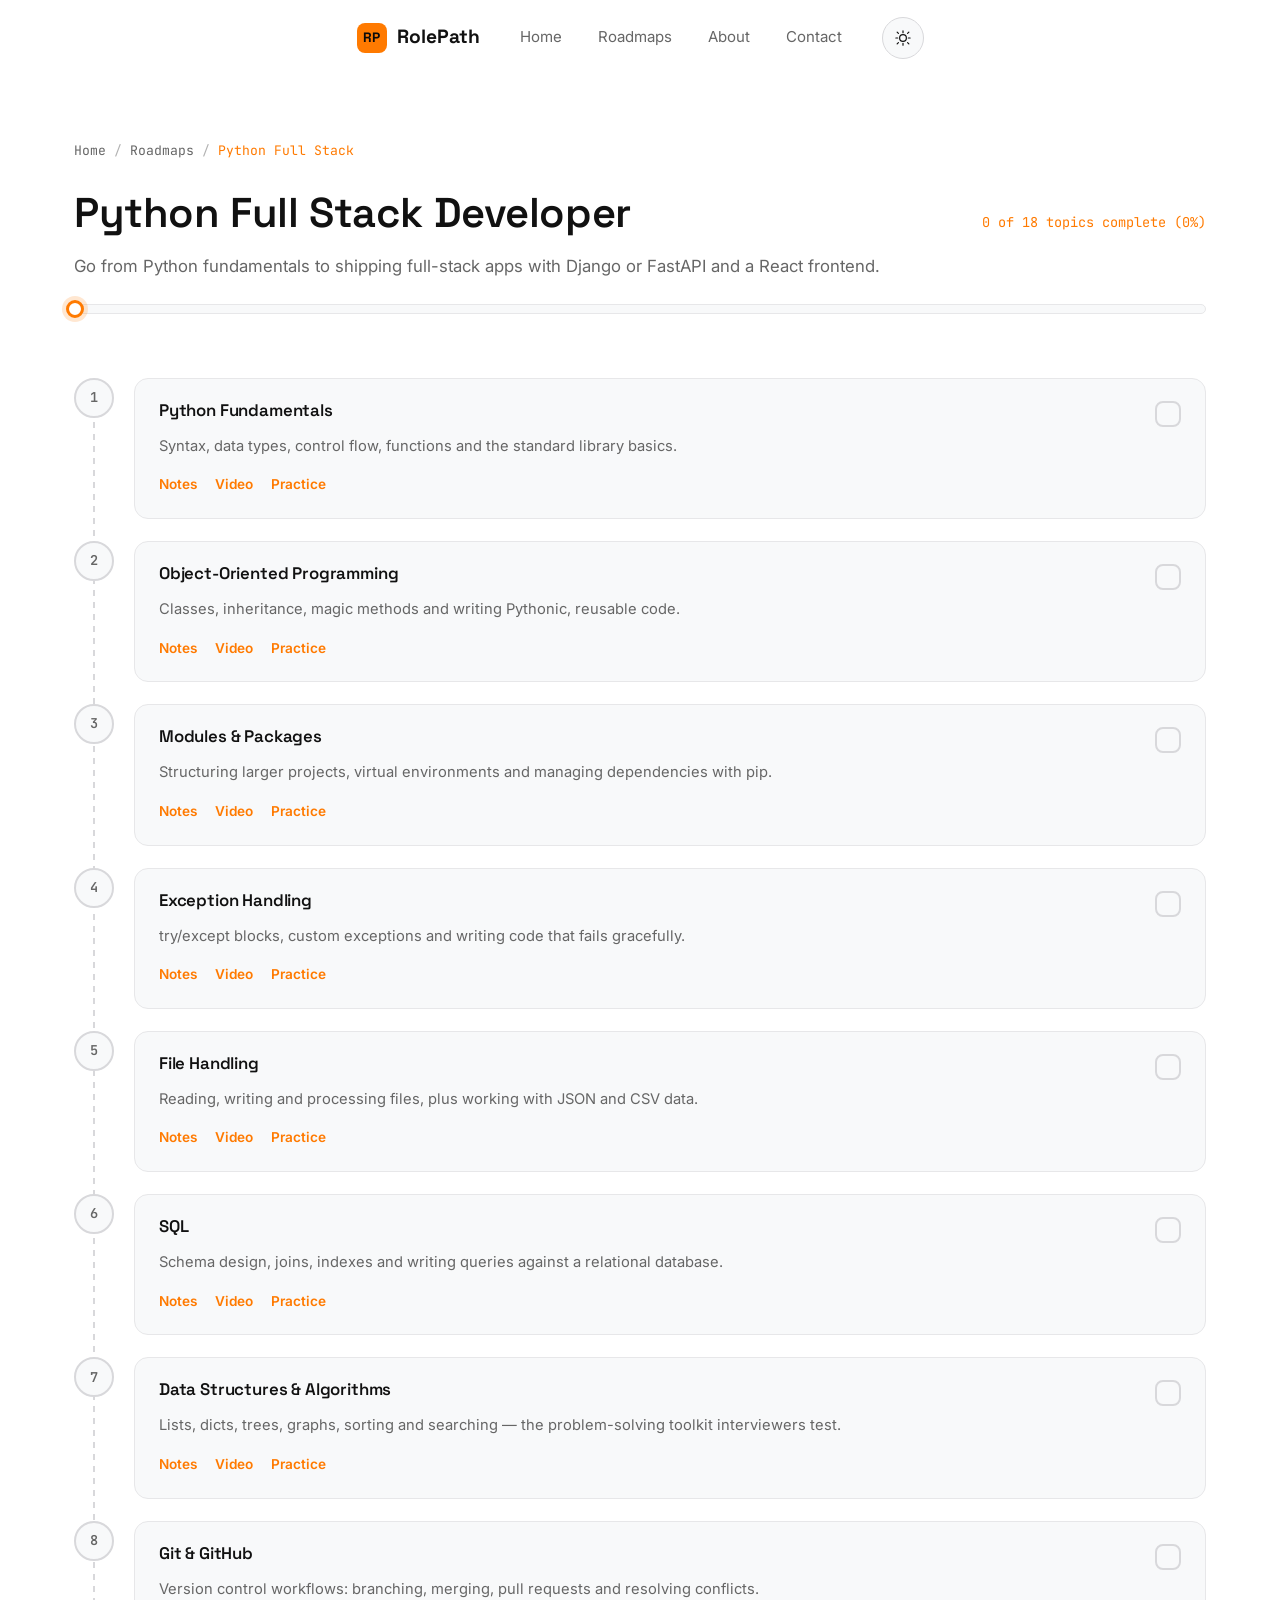
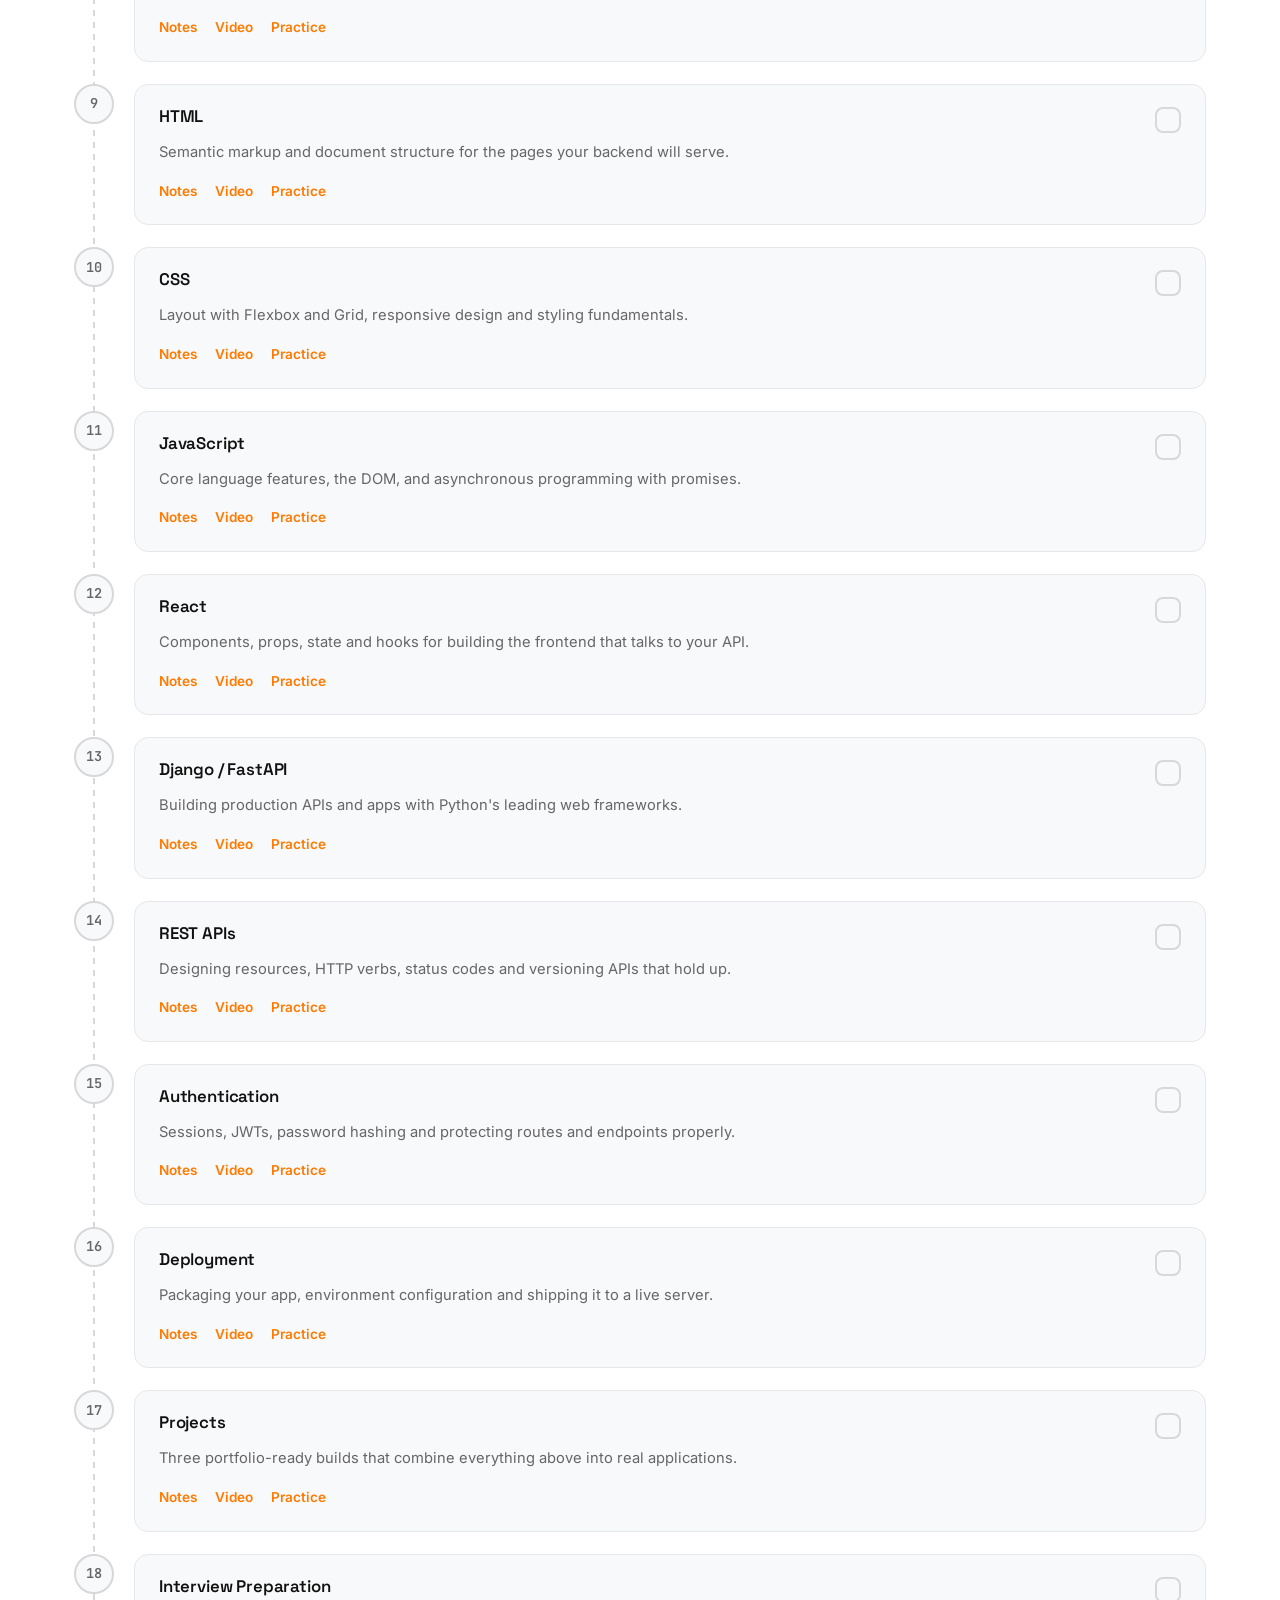
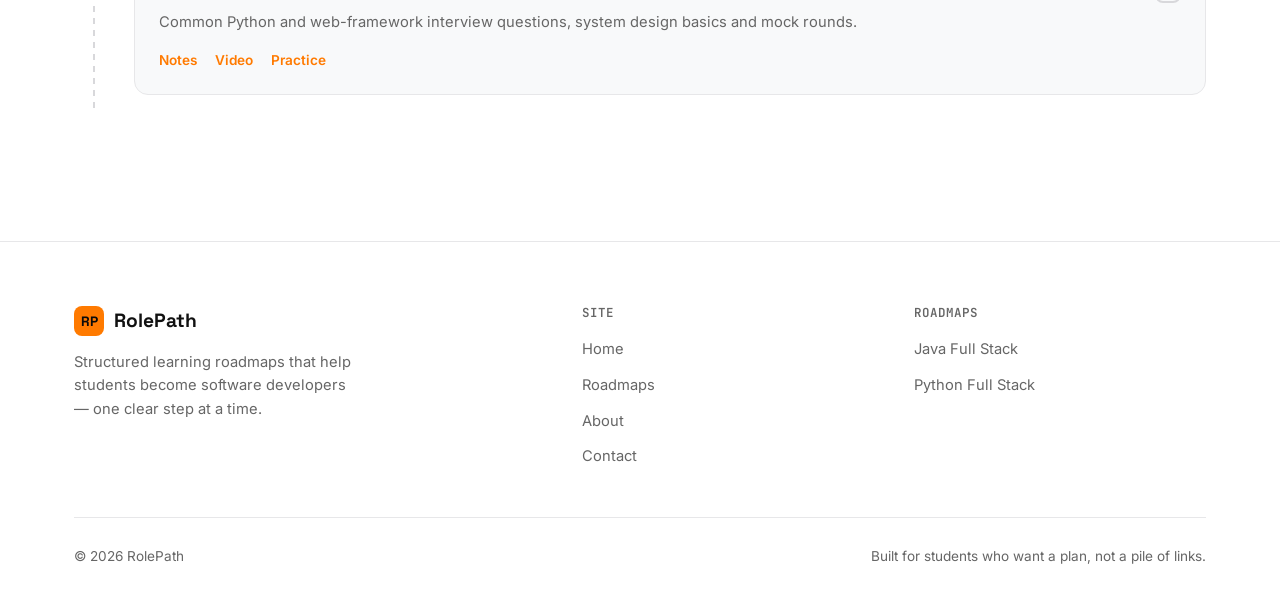
<file: python-full-stack.html>
<!DOCTYPE html>
<html lang="en">
<head>
  <meta charset="UTF-8" />
  <meta name="viewport" content="width=device-width, initial-scale=1.0" />
  <title>Python Full Stack Developer · RolePath</title>
  <meta name="description" content="A structured, topic-by-topic roadmap to becoming a Python Full Stack Developer." />
  <link rel="stylesheet" href="css/style.css" />
</head>
<body>

  <header class="site-header">
    <div class="container">
      <a href="index.html" class="logo">
        <span class="logo__mark">RP</span>
        RolePath
      </a>

      <nav class="nav-menu" data-nav-menu>
        <a href="index.html" data-page="index.html">Home</a>
        <a href="roadmaps.html" data-page="roadmaps.html">Roadmaps</a>
        <a href="about.html" data-page="about.html">About</a>
        <a href="contact.html" data-page="contact.html">Contact</a>
      </nav>

      <div class="header-actions">
        <button class="theme-toggle" data-theme-toggle aria-label="Toggle dark and light mode" aria-pressed="true">
          <svg class="icon-moon" width="18" height="18" viewBox="0 0 24 24" fill="none" aria-hidden="true"><path d="M21 12.6A9 9 0 1 1 11.4 3a7 7 0 0 0 9.6 9.6Z" stroke="currentColor" stroke-width="1.6" stroke-linejoin="round"/></svg>
          <svg class="icon-sun" width="18" height="18" viewBox="0 0 24 24" fill="none" aria-hidden="true"><circle cx="12" cy="12" r="4.5" stroke="currentColor" stroke-width="1.6"/><path d="M12 2.5v2.4M12 19.1v2.4M4.2 4.2l1.7 1.7M18.1 18.1l1.7 1.7M2.5 12h2.4M19.1 12h2.4M4.2 19.8l1.7-1.7M18.1 5.9l1.7-1.7" stroke="currentColor" stroke-width="1.6" stroke-linecap="round"/></svg>
        </button>
        <button class="nav-toggle" data-nav-toggle aria-label="Toggle menu" aria-expanded="false">
          <span></span><span></span><span></span>
        </button>
      </div>
    </div>
  </header>

  <main data-roadmap-page data-fixed-slug="python">
    <section class="section section--tight">
      <div class="container">
        <nav class="breadcrumb" aria-label="Breadcrumb">
          <a href="index.html">Home</a>
          <span class="breadcrumb__sep">/</span>
          <a href="roadmaps.html">Roadmaps</a>
          <span class="breadcrumb__sep">/</span>
          <span class="breadcrumb__current" data-roadmap-crumb>Python Full Stack</span>
        </nav>

        <div class="progress-block">
          <div class="progress-top">
            <h1 data-roadmap-title>Python Full Stack Developer</h1>
            <span class="progress-label" data-progress-label>0 of 0 topics complete (0%)</span>
          </div>
          <p class="section-desc" data-roadmap-desc style="margin-bottom:24px;"></p>
          <div class="route-bar">
            <div class="route-bar__fill" data-progress-fill></div>
            <div class="route-bar__marker" data-progress-marker></div>
          </div>
        </div>

        <div class="path-track" data-path-track></div>
      </div>
    </section>
  </main>

  <footer class="site-footer">
    <div class="container">
      <div class="footer-grid">
        <div class="footer-brand">
          <a href="index.html" class="logo"><span class="logo__mark">RP</span>RolePath</a>
          <p>Structured learning roadmaps that help students become software developers — one clear step at a time.</p>
        </div>
        <div class="footer-col">
          <h4>Site</h4>
          <ul>
            <li><a href="index.html">Home</a></li>
            <li><a href="roadmaps.html">Roadmaps</a></li>
            <li><a href="about.html">About</a></li>
            <li><a href="contact.html">Contact</a></li>
          </ul>
        </div>
        <div class="footer-col">
          <h4>Roadmaps</h4>
          <ul>
            <li><a href="java-full-stack.html">Java Full Stack</a></li>
            <li><a href="python-full-stack.html">Python Full Stack</a></li>
          </ul>
        </div>
      </div>
      <div class="footer-bottom">
        <span>© <span data-year></span> RolePath</span>
        <span>Built for students who want a plan, not a pile of links.</span>
      </div>
    </div>
  </footer>

  <script src="js/api.js"></script>
  <script src="js/main.js"></script>
  <script src="js/roadmap.js"></script>
</body>
</html>
</file>
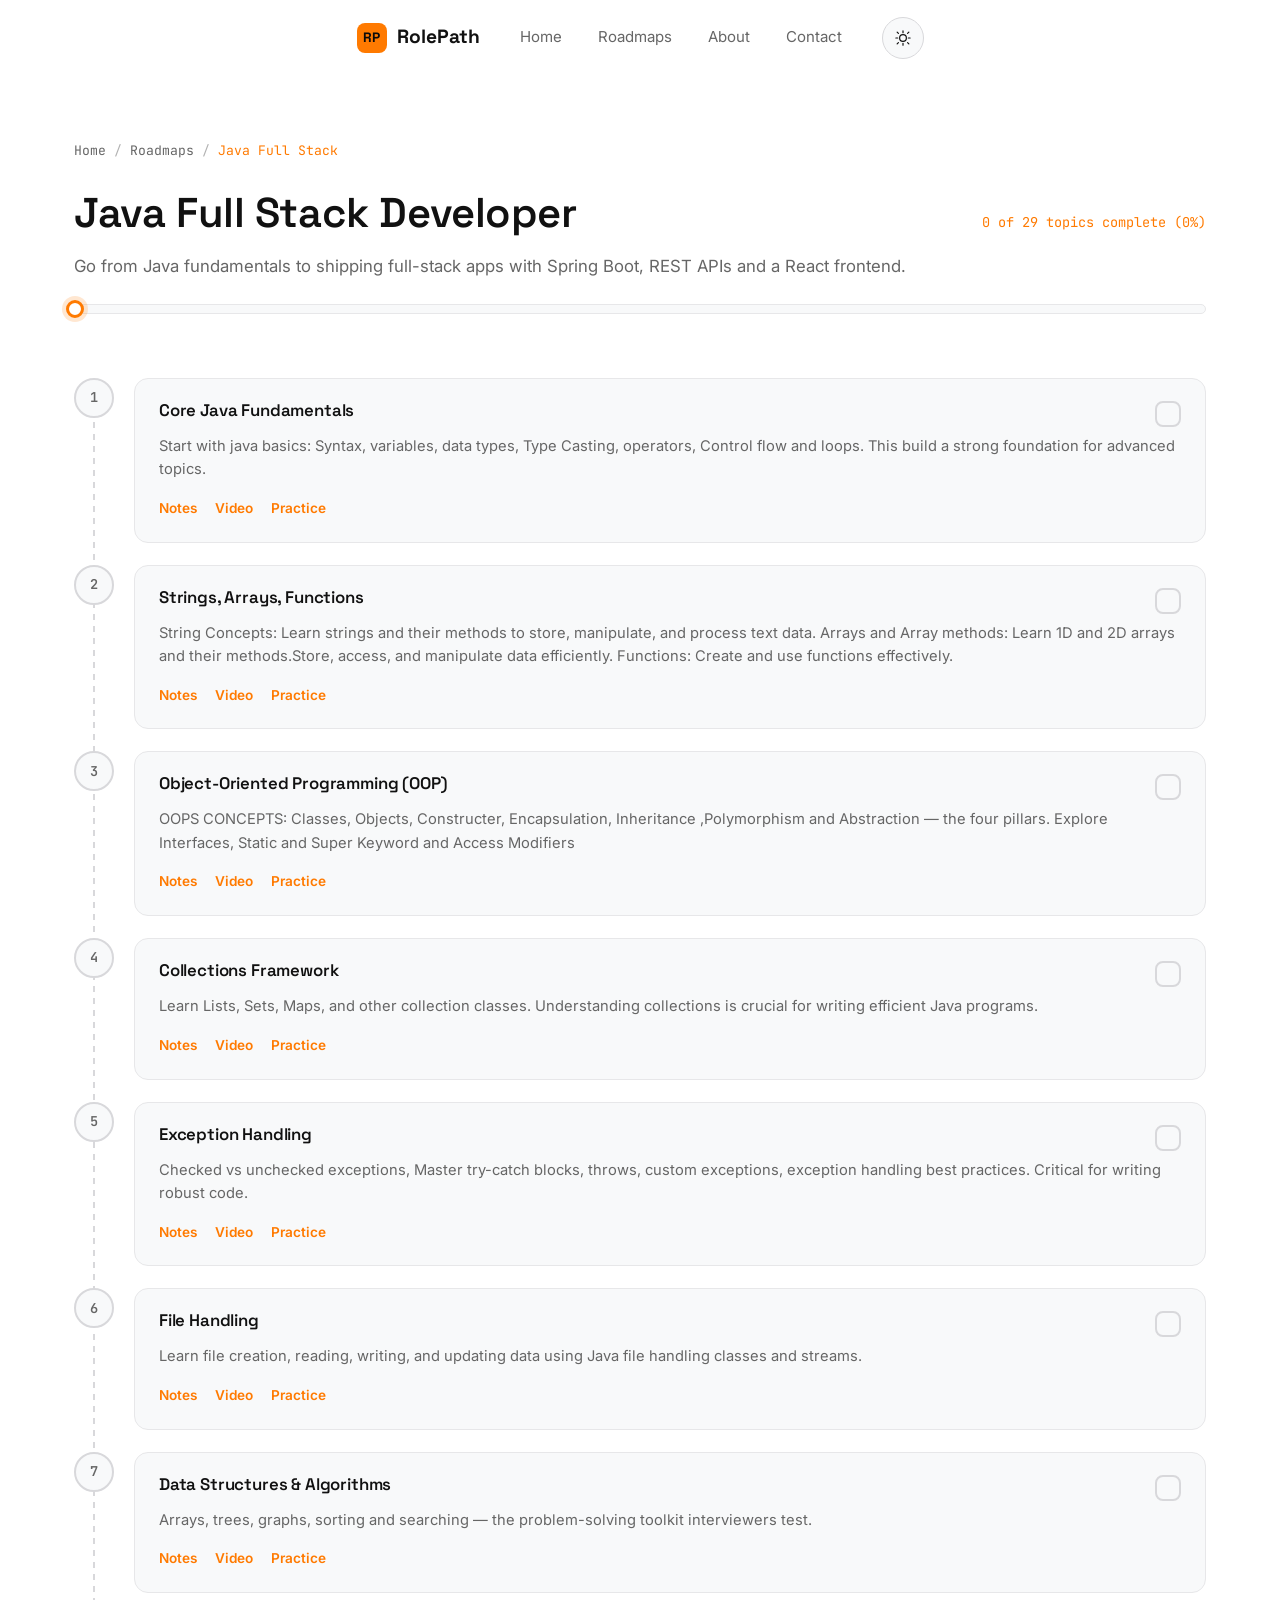
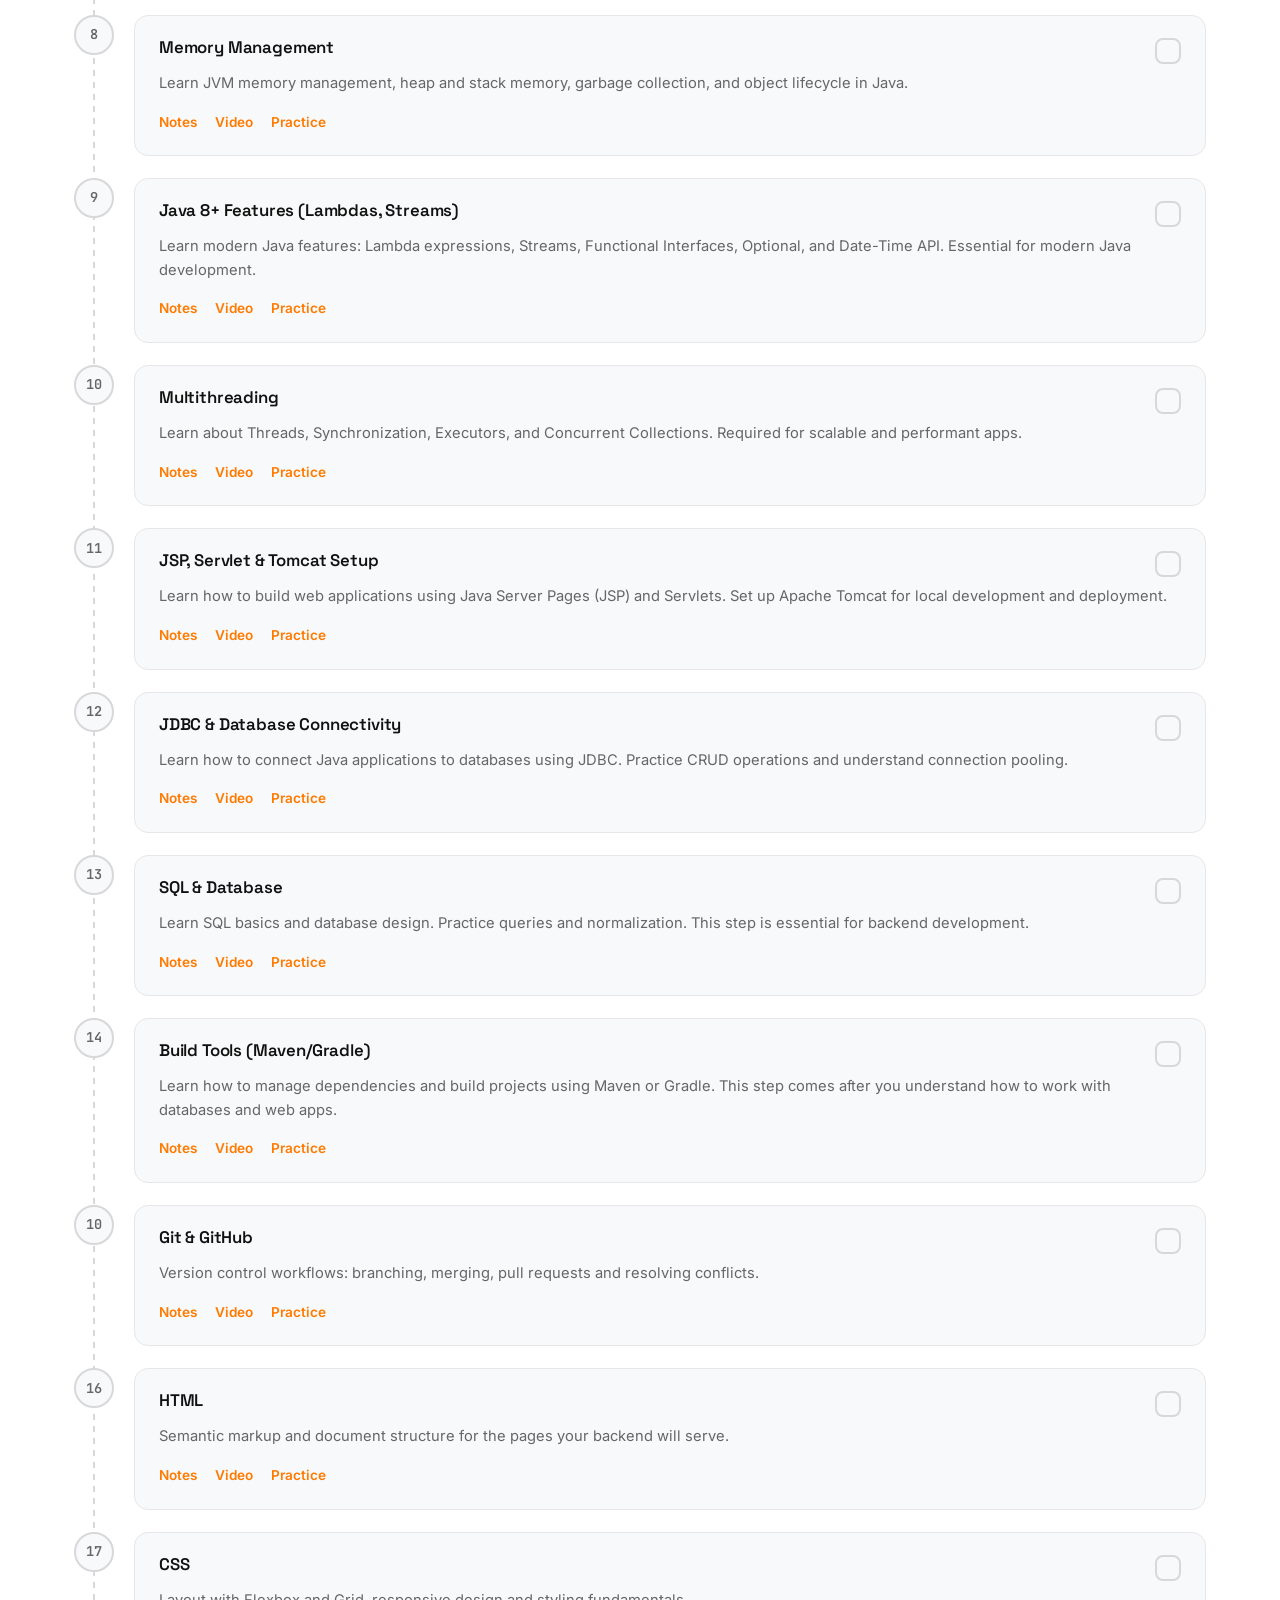
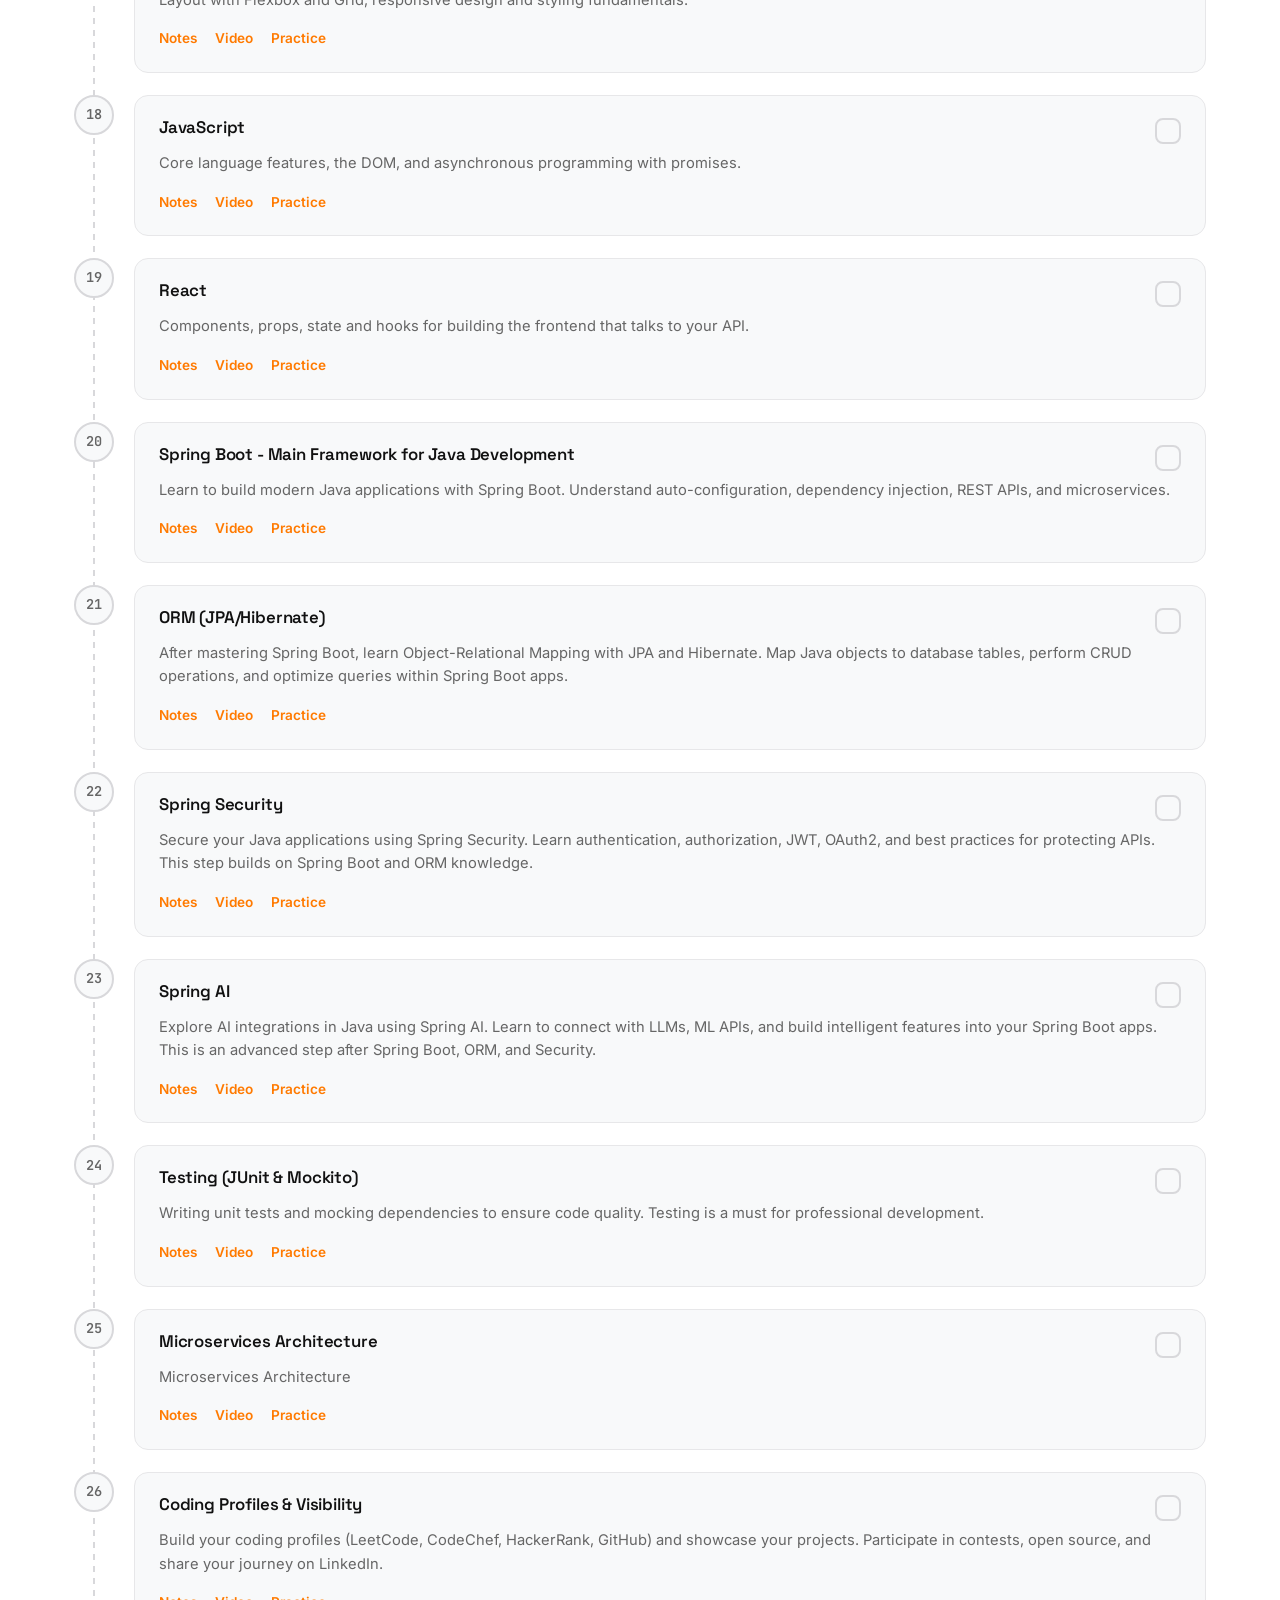
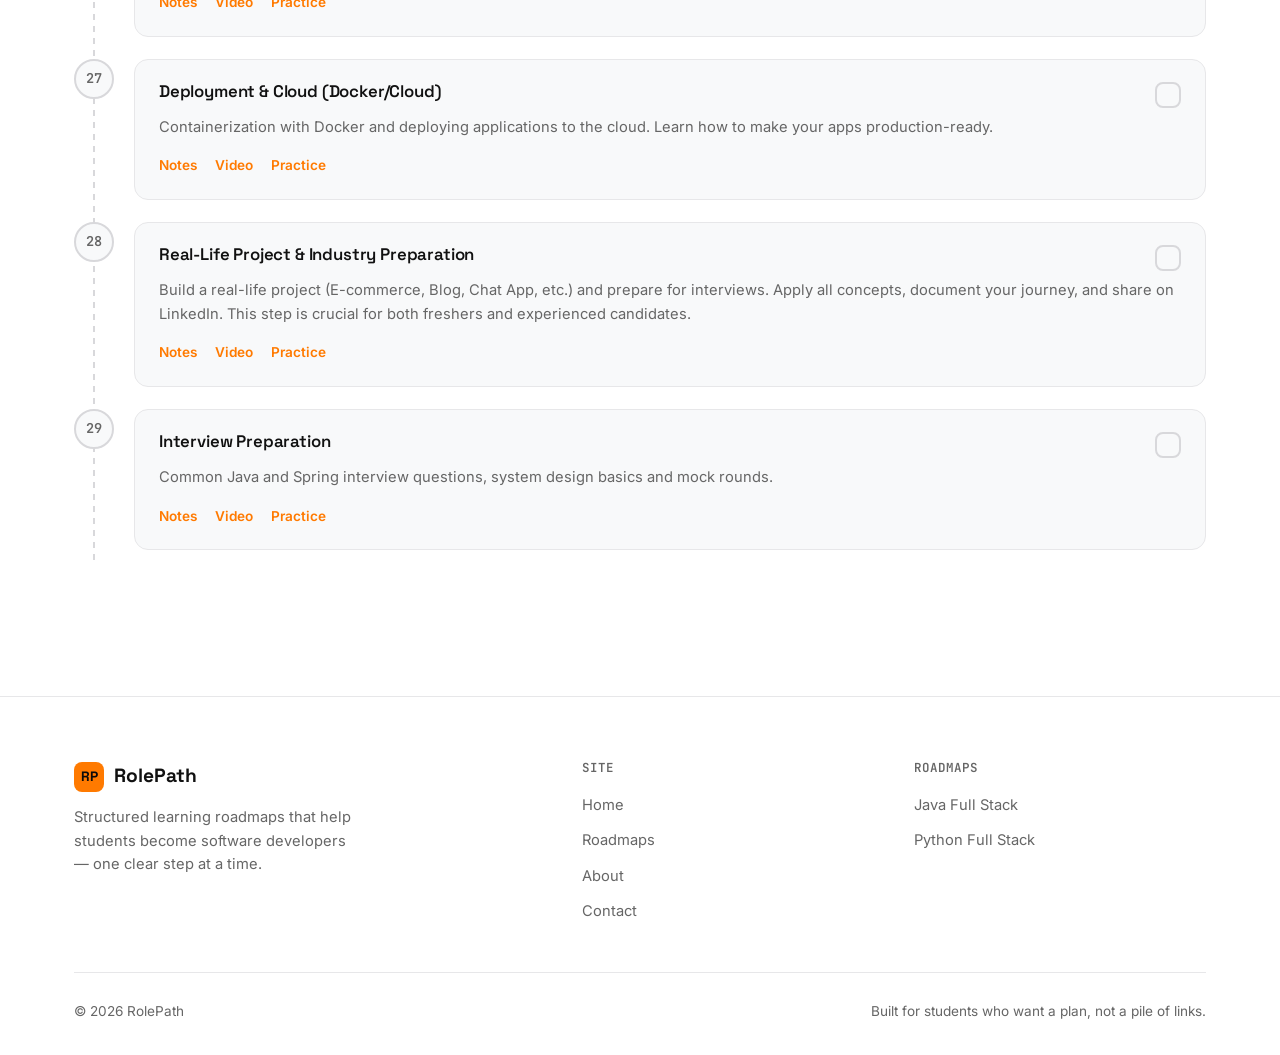
<file: roadmap.html>
<!DOCTYPE html>
<html lang="en">
<head>
  <meta charset="UTF-8" />
  <meta name="viewport" content="width=device-width, initial-scale=1.0" />
  <title>Redirecting… · RolePath</title>
  <meta name="robots" content="noindex" />
  <script>
    // The Java/Python toggle page has been retired in favor of two
    // dedicated roadmap pages. Send old ?path= links to the right one.
    var params = new URLSearchParams(window.location.search);
    var target = params.get("path") === "python" ? "python-full-stack.html" : "java-full-stack.html";
    window.location.replace(target);
  </script>
</head>
<body>
  <p>Redirecting to <a href="java-full-stack.html">the Java roadmap</a> or <a href="python-full-stack.html">the Python roadmap</a>…</p>
</body>
</html>
</file>
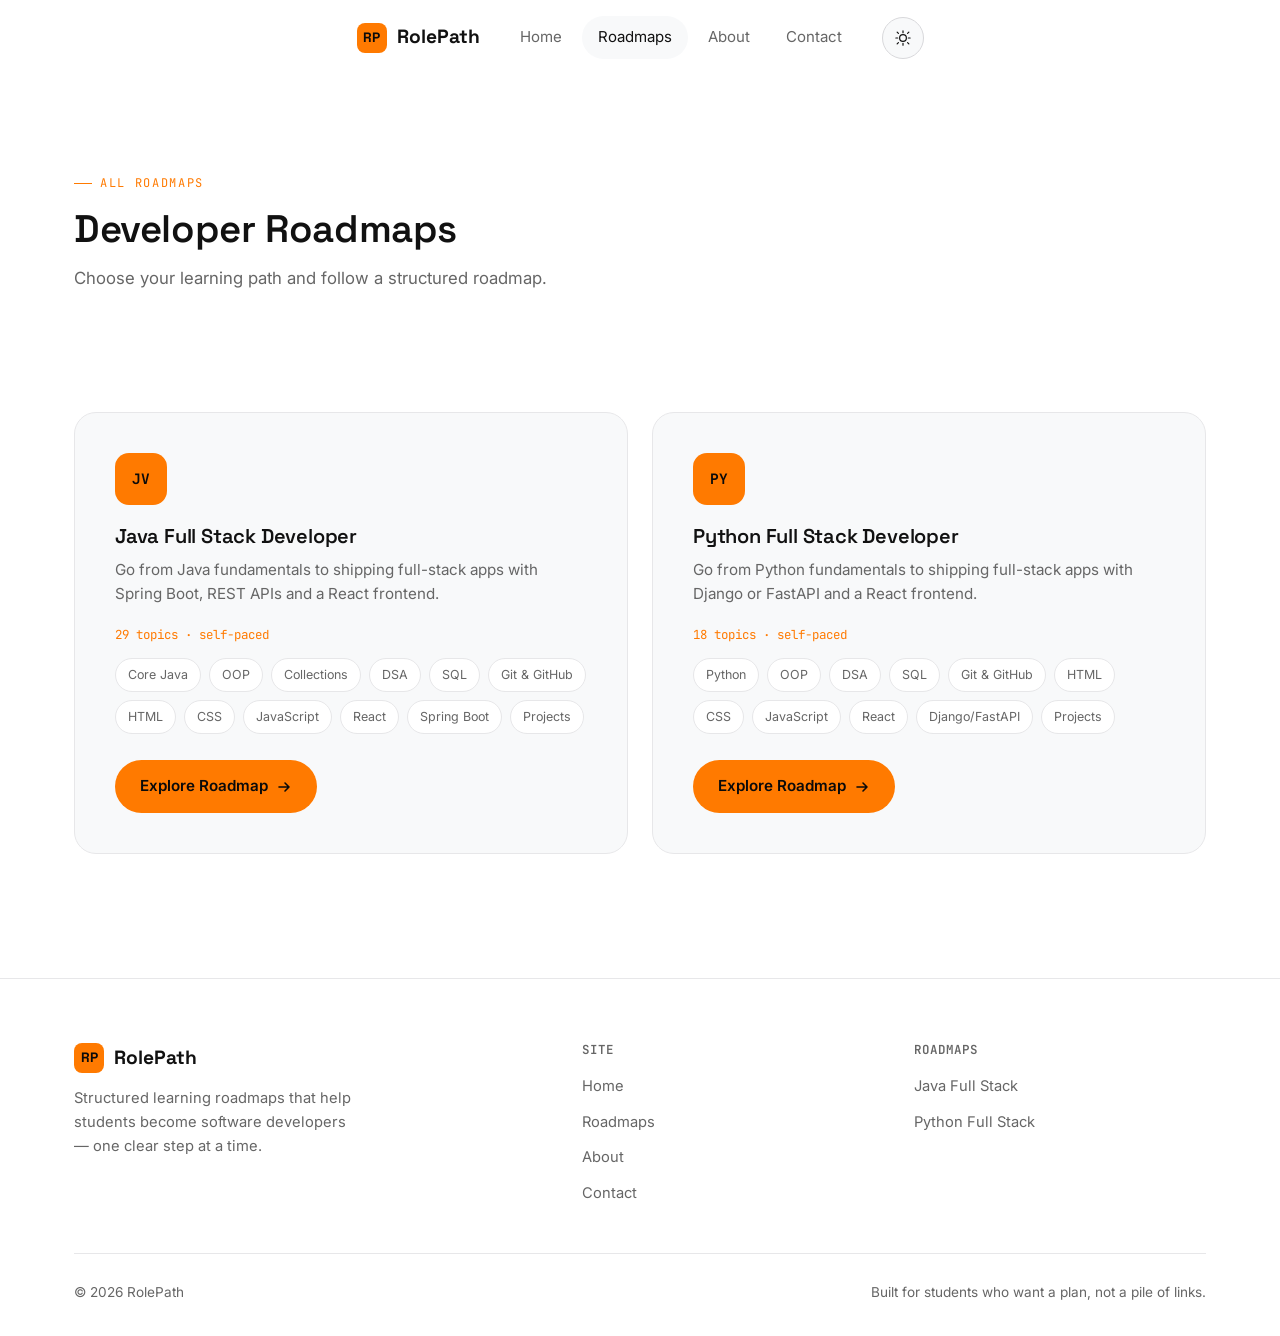
<file: roadmaps.html>
<!DOCTYPE html>
<html lang="en">
<head>
  <meta charset="UTF-8" />
  <meta name="viewport" content="width=device-width, initial-scale=1.0" />
  <title>Developer Roadmaps · RolePath</title>
  <meta name="description" content="Choose your learning path and follow a structured roadmap." />
  <link rel="stylesheet" href="css/style.css" />
</head>
<body>

  <header class="site-header">
    <div class="container">
      <a href="index.html" class="logo">
        <span class="logo__mark">RP</span>
        RolePath
      </a>

      <nav class="nav-menu" data-nav-menu>
        <a href="index.html" data-page="index.html">Home</a>
        <a href="roadmaps.html" data-page="roadmaps.html">Roadmaps</a>
        <a href="about.html" data-page="about.html">About</a>
        <a href="contact.html" data-page="contact.html">Contact</a>
      </nav>

      <div class="header-actions">
        <button class="theme-toggle" data-theme-toggle aria-label="Toggle dark and light mode" aria-pressed="true">
          <svg class="icon-moon" width="18" height="18" viewBox="0 0 24 24" fill="none" aria-hidden="true"><path d="M21 12.6A9 9 0 1 1 11.4 3a7 7 0 0 0 9.6 9.6Z" stroke="currentColor" stroke-width="1.6" stroke-linejoin="round"/></svg>
          <svg class="icon-sun" width="18" height="18" viewBox="0 0 24 24" fill="none" aria-hidden="true"><circle cx="12" cy="12" r="4.5" stroke="currentColor" stroke-width="1.6"/><path d="M12 2.5v2.4M12 19.1v2.4M4.2 4.2l1.7 1.7M18.1 18.1l1.7 1.7M2.5 12h2.4M19.1 12h2.4M4.2 19.8l1.7-1.7M18.1 5.9l1.7-1.7" stroke="currentColor" stroke-width="1.6" stroke-linecap="round"/></svg>
        </button>
        <button class="nav-toggle" data-nav-toggle aria-label="Toggle menu" aria-expanded="false">
          <span></span><span></span><span></span>
        </button>
      </div>
    </div>
  </header>

  <main>
    <section class="page-hero">
      <div class="container">
        <span class="eyebrow">All roadmaps</span>
        <h1 class="section-title">Developer Roadmaps</h1>
        <p>Choose your learning path and follow a structured roadmap.</p>
      </div>
    </section>

    <section class="section section--tight">
      <div class="container">
        <div class="roadmap-grid" data-roadmap-list></div>
      </div>
    </section>
  </main>

  <footer class="site-footer">
    <div class="container">
      <div class="footer-grid">
        <div class="footer-brand">
          <a href="index.html" class="logo"><span class="logo__mark">RP</span>RolePath</a>
          <p>Structured learning roadmaps that help students become software developers — one clear step at a time.</p>
        </div>
        <div class="footer-col">
          <h4>Site</h4>
          <ul>
            <li><a href="index.html">Home</a></li>
            <li><a href="roadmaps.html">Roadmaps</a></li>
            <li><a href="about.html">About</a></li>
            <li><a href="contact.html">Contact</a></li>
          </ul>
        </div>
        <div class="footer-col">
          <h4>Roadmaps</h4>
          <ul>
            <li><a href="java-full-stack.html">Java Full Stack</a></li>
            <li><a href="python-full-stack.html">Python Full Stack</a></li>
          </ul>
        </div>
      </div>
      <div class="footer-bottom">
        <span>© <span data-year></span> RolePath</span>
        <span>Built for students who want a plan, not a pile of links.</span>
      </div>
    </div>
  </footer>

  <script src="js/api.js"></script>
  <script src="js/main.js"></script>
  <script src="js/roadmap.js"></script>
</body>
</html>
</file>
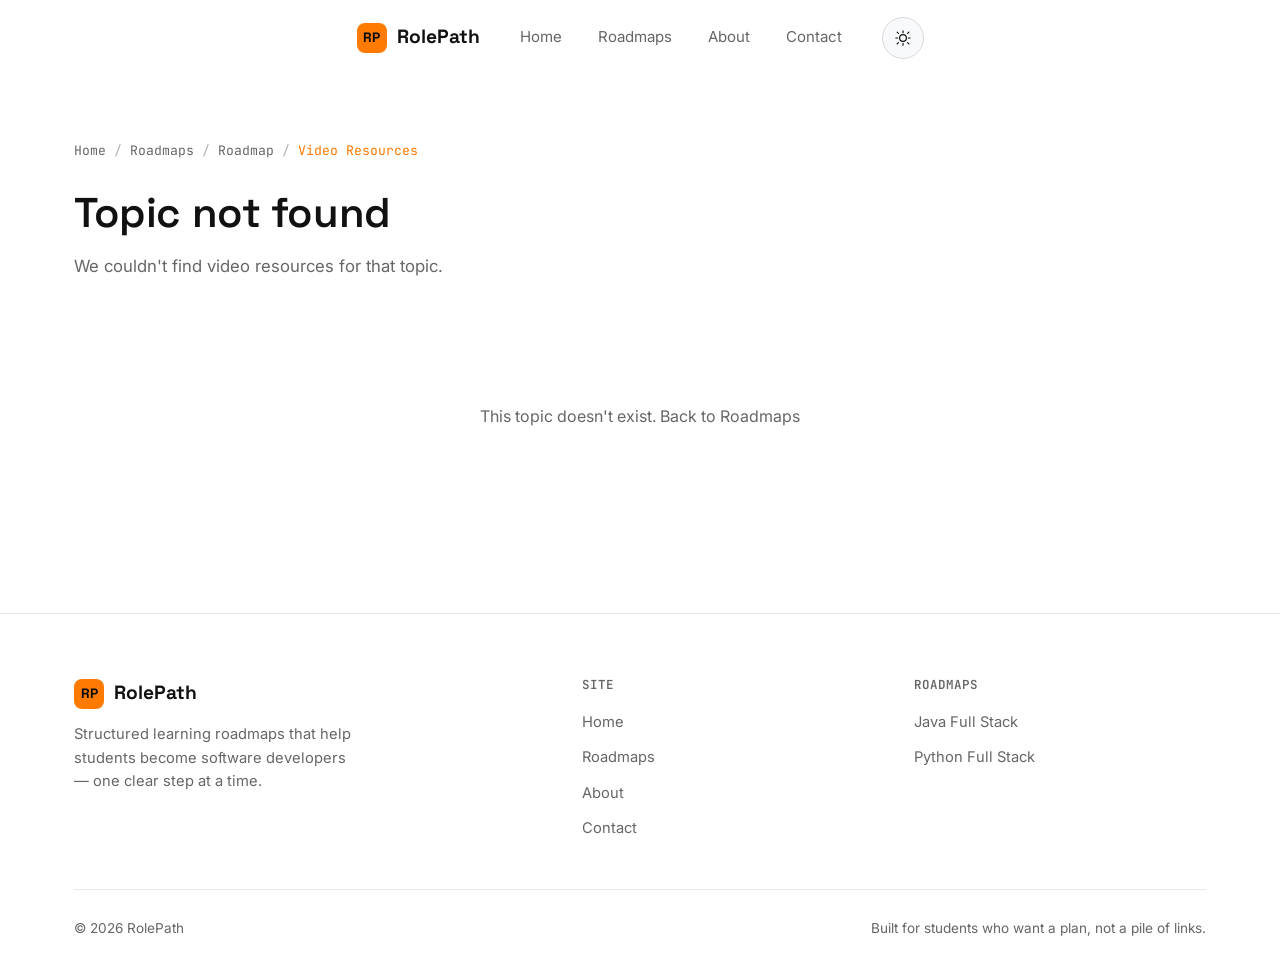
<file: video-resources.html>
<!DOCTYPE html>
<html lang="en">
<head>
  <meta charset="UTF-8" />
  <meta name="viewport" content="width=device-width, initial-scale=1.0" />
  <title>Video Resources · RolePath</title>
  <meta name="description" content="YouTube video resources for each topic on your RolePath roadmap." />
  <meta name="robots" content="noindex" />
  <link rel="stylesheet" href="css/style.css" />
</head>
<body>

  <header class="site-header">
    <div class="container">
      <a href="index.html" class="logo">
        <span class="logo__mark">RP</span>
        RolePath
      </a>

      <nav class="nav-menu" data-nav-menu>
        <a href="index.html" data-page="index.html">Home</a>
        <a href="roadmaps.html" data-page="roadmaps.html">Roadmaps</a>
        <a href="about.html" data-page="about.html">About</a>
        <a href="contact.html" data-page="contact.html">Contact</a>
      </nav>

      <div class="header-actions">
        <button class="theme-toggle" data-theme-toggle aria-label="Toggle dark and light mode" aria-pressed="true">
          <svg class="icon-moon" width="18" height="18" viewBox="0 0 24 24" fill="none" aria-hidden="true"><path d="M21 12.6A9 9 0 1 1 11.4 3a7 7 0 0 0 9.6 9.6Z" stroke="currentColor" stroke-width="1.6" stroke-linejoin="round"/></svg>
          <svg class="icon-sun" width="18" height="18" viewBox="0 0 24 24" fill="none" aria-hidden="true"><circle cx="12" cy="12" r="4.5" stroke="currentColor" stroke-width="1.6"/><path d="M12 2.5v2.4M12 19.1v2.4M4.2 4.2l1.7 1.7M18.1 18.1l1.7 1.7M2.5 12h2.4M19.1 12h2.4M4.2 19.8l1.7-1.7M18.1 5.9l1.7-1.7" stroke="currentColor" stroke-width="1.6" stroke-linecap="round"/></svg>
        </button>
        <button class="nav-toggle" data-nav-toggle aria-label="Toggle menu" aria-expanded="false">
          <span></span><span></span><span></span>
        </button>
      </div>
    </div>
  </header>

  <main data-video-resources-page>
    <section class="section section--tight">
      <div class="container">
        <nav class="breadcrumb" aria-label="Breadcrumb">
          <a href="index.html">Home</a>
          <span class="breadcrumb__sep">/</span>
          <a href="roadmaps.html">Roadmaps</a>
          <span class="breadcrumb__sep">/</span>
          <a data-video-roadmap-crumb href="roadmaps.html">Roadmap</a>
          <span class="breadcrumb__sep">/</span>
          <span class="breadcrumb__current" data-video-topic-crumb>Video Resources</span>
        </nav>

        <div class="progress-block">
          <div class="progress-top">
            <h1 data-video-topic-title>Video Resources</h1>
          </div>
          <p class="section-desc" data-video-topic-desc style="margin-bottom:8px;"></p>
        </div>

        <div class="video-resources-list" data-video-resources-list></div>
      </div>
    </section>
  </main>

  <footer class="site-footer">
    <div class="container">
      <div class="footer-grid">
        <div class="footer-brand">
          <a href="index.html" class="logo"><span class="logo__mark">RP</span>RolePath</a>
          <p>Structured learning roadmaps that help students become software developers — one clear step at a time.</p>
        </div>
        <div class="footer-col">
          <h4>Site</h4>
          <ul>
            <li><a href="index.html">Home</a></li>
            <li><a href="roadmaps.html">Roadmaps</a></li>
            <li><a href="about.html">About</a></li>
            <li><a href="contact.html">Contact</a></li>
          </ul>
        </div>
        <div class="footer-col">
          <h4>Roadmaps</h4>
          <ul>
            <li><a href="java-full-stack.html">Java Full Stack</a></li>
            <li><a href="python-full-stack.html">Python Full Stack</a></li>
          </ul>
        </div>
      </div>
      <div class="footer-bottom">
        <span>© <span data-year></span> RolePath</span>
        <span>Built for students who want a plan, not a pile of links.</span>
      </div>
    </div>
  </footer>

  <script src="js/api.js"></script>
  <script src="js/main.js"></script>
  <script src="js/video-resources.js"></script>
</body>
</html>
</file>
<file: css/style.css>
/* ==========================================================
   RolePath — Stylesheet
   Signature element: "The Path" — a route line with numbered
   waypoints that runs through the roadmap topics, and a
   route-style progress bar with a moving position marker.
   ========================================================== */

/* ---------- Fonts ---------- */
@import url("https://fonts.googleapis.com/css2?family=Space+Grotesk:wght@500;600;700&family=Inter:wght@400;500;600;700&family=JetBrains+Mono:wght@400;500;600&display=swap");

/* ---------- Tokens ---------- */
:root {
  --bg: #0A0A0A;
  --bg-elevated: #141414;
  --bg-elevated-hover: #1B1B1B;
  --primary: #FF7A00;
  --primary-dim: #33220E;
  --primary-strong: #FF9433;
  --text: #FFFFFF;
  --text-secondary: #B0B0B0;
  --border: #262626;
  --border-strong: #333333;
  --success: #35C46A;
  --danger: #FF5C5C;
  --shadow: 0 24px 48px -24px rgba(0, 0, 0, 0.6);

  --font-display: "Space Grotesk", "Segoe UI", sans-serif;
  --font-body: "Inter", "Segoe UI", sans-serif;
  --font-mono: "JetBrains Mono", "Courier New", monospace;

  --container: 1180px;
  --radius-sm: 8px;
  --radius-md: 14px;
  --radius-lg: 22px;
  --header-h: 76px;

  color-scheme: dark;
}

:root[data-theme="light"] {
  --bg: #FFFFFF;
  --bg-elevated: #F8F9FA;
  --bg-elevated-hover: #F0F1F3;
  --primary: #FF7A00;
  --primary-dim: #FFE3C6;
  --primary-strong: #E56A00;
  --text: #111111;
  --text-secondary: #666666;
  --border: #E7E7E9;
  --border-strong: #D8D8DB;
  --shadow: 0 24px 48px -24px rgba(17, 17, 17, 0.16);
  color-scheme: light;
}

/* ---------- Reset ---------- */
* { box-sizing: border-box; margin: 0; padding: 0; }
html { scroll-behavior: smooth; }
body {
  background: var(--bg);
  color: var(--text);
  font-family: var(--font-body);
  line-height: 1.6;
  -webkit-font-smoothing: antialiased;
  transition: background-color 0.25s ease, color 0.25s ease;
  overflow-x: hidden;
}
img { max-width: 100%; display: block; }
a { color: inherit; text-decoration: none; }
button { font: inherit; cursor: pointer; }
ul { list-style: none; }
input, textarea, select { font: inherit; color: inherit; }

h1, h2, h3, h4 {
  font-family: var(--font-display);
  font-weight: 600;
  letter-spacing: -0.01em;
  line-height: 1.15;
}

:focus-visible {
  outline: 2px solid var(--primary);
  outline-offset: 3px;
  border-radius: 4px;
}

@media (prefers-reduced-motion: reduce) {
  *, *::before, *::after { animation-duration: 0.001ms !important; transition-duration: 0.001ms !important; scroll-behavior: auto !important; }
}

.container { max-width: var(--container); margin: 0 auto; padding: 0 24px; }
.section { padding: 96px 0; }
.section--tight { padding: 64px 0; }
.section-head { max-width: 620px; margin-bottom: 48px; }
.eyebrow {
  font-family: var(--font-mono);
  font-size: 0.75rem;
  letter-spacing: 0.14em;
  text-transform: uppercase;
  color: var(--primary);
  display: inline-flex;
  align-items: center;
  gap: 8px;
  margin-bottom: 14px;
}
.eyebrow::before {
  content: "";
  width: 18px;
  height: 1.5px;
  background: var(--primary);
  display: inline-block;
}
.section-title { font-size: clamp(1.7rem, 3vw, 2.4rem); margin-bottom: 12px; }
.section-desc { color: var(--text-secondary); font-size: 1.05rem; }

/* ---------- Buttons ---------- */
.btn {
  display: inline-flex;
  align-items: center;
  gap: 8px;
  padding: 13px 24px;
  border-radius: 999px;
  font-weight: 600;
  font-size: 0.95rem;
  border: 1px solid transparent;
  transition: transform 0.18s ease, background-color 0.18s ease, border-color 0.18s ease, color 0.18s ease;
  white-space: nowrap;
}
.btn svg { transition: transform 0.18s ease; }
.btn:hover svg { transform: translateX(3px); }
.btn:active { transform: scale(0.97); }
.btn--primary { background: var(--primary); color: #0A0A0A; }
.btn--primary:hover { background: var(--primary-strong); }
.btn--outline { background: transparent; color: var(--text); border-color: var(--border-strong); }
.btn--outline:hover { border-color: var(--primary); color: var(--primary); }
.btn--ghost { background: transparent; color: var(--text-secondary); }
.btn--ghost:hover { color: var(--text); }
.btn--full { width: 100%; justify-content: center; }

/* ---------- Header ---------- */
.site-header {
  position: sticky;
  top: 0;
  z-index: 100;
  height: var(--header-h);
  display: flex;
  align-items: center;
  background: color-mix(in srgb, var(--bg) 88%, transparent);
  backdrop-filter: blur(14px);
  border-bottom: 1px solid transparent;
  transition: border-color 0.2s ease, background-color 0.2s ease;
}
.site-header.is-scrolled { border-bottom-color: var(--border); }
.site-header .container { display: flex; align-items: center; justify-content: space-between; gap: 24px; }

.logo { display: flex; align-items: center; gap: 10px; font-family: var(--font-display); font-weight: 700; font-size: 1.2rem; }
.logo__mark {
  width: 30px; height: 30px; border-radius: 8px;
  background: var(--primary);
  display: flex; align-items: center; justify-content: center;
  color: #0A0A0A; font-size: 0.85rem; font-weight: 700;
}

.nav-menu { display: flex; align-items: center; gap: 4px; }
.nav-menu a {
  padding: 9px 16px;
  border-radius: 999px;
  font-size: 0.94rem;
  color: var(--text-secondary);
  transition: color 0.18s ease, background-color 0.18s ease;
}
.nav-menu a:hover { color: var(--text); background: var(--bg-elevated); }
.nav-menu a.is-active { color: var(--text); background: var(--bg-elevated); }

.header-actions { display: flex; align-items: center; gap: 10px; }

.theme-toggle {
  width: 42px; height: 42px;
  border-radius: 999px;
  border: 1px solid var(--border-strong);
  background: var(--bg-elevated);
  display: flex; align-items: center; justify-content: center;
  color: var(--text);
  position: relative;
}
.theme-toggle svg { position: absolute; transition: opacity 0.2s ease, transform 0.3s ease; }
.theme-toggle .icon-sun { opacity: 0; transform: rotate(-40deg) scale(0.6); }
.theme-toggle .icon-moon { opacity: 1; transform: rotate(0) scale(1); }
:root[data-theme="light"] .theme-toggle .icon-sun { opacity: 1; transform: rotate(0) scale(1); }
:root[data-theme="light"] .theme-toggle .icon-moon { opacity: 0; transform: rotate(40deg) scale(0.6); }

.nav-toggle {
  display: none;
  width: 42px; height: 42px;
  border-radius: 10px;
  border: 1px solid var(--border-strong);
  background: var(--bg-elevated);
  align-items: center; justify-content: center;
  flex-direction: column; gap: 4px;
}
.nav-toggle span { width: 18px; height: 1.6px; background: var(--text); transition: transform 0.2s ease, opacity 0.2s ease; }

/* ---------- Hero ---------- */
.hero {
  position: relative;
  padding: 120px 0 100px;
  overflow: hidden;
}
.hero__route {
  position: absolute;
  inset: 0;
  z-index: 0;
  opacity: 0.5;
  pointer-events: none;
  color: var(--border-strong);
}
:root[data-theme="light"] .hero__route { opacity: 0.35; }
.hero .container { position: relative; z-index: 1; }
.hero__content { max-width: 680px; }
.hero__title {
  font-size: clamp(2.6rem, 6vw, 4.4rem);
  line-height: 1.02;
  margin-bottom: 20px;
}
.hero__title span { color: var(--primary); }
.hero__subtitle { font-size: clamp(1.1rem, 2vw, 1.35rem); color: var(--text); margin-bottom: 14px; font-weight: 500; }
.hero__desc { color: var(--text-secondary); font-size: 1.05rem; max-width: 540px; margin-bottom: 36px; }
.hero__actions { display: flex; gap: 14px; flex-wrap: wrap; }
.hero__stats { display: flex; gap: 40px; margin-top: 64px; flex-wrap: wrap; }
.hero__stat-num { font-family: var(--font-mono); font-size: 1.8rem; color: var(--primary); font-weight: 600; }
.hero__stat-label { color: var(--text-secondary); font-size: 0.85rem; }

/* ---------- Why cards ---------- */
.why-grid {
  display: grid;
  grid-template-columns: repeat(4, 1fr);
  gap: 20px;
}
.why-card {
  background: var(--bg-elevated);
  border: 1px solid var(--border);
  border-radius: var(--radius-md);
  padding: 28px 24px;
  transition: border-color 0.2s ease, transform 0.2s ease;
}
.why-card:hover { border-color: var(--primary); transform: translateY(-3px); }
.why-card__index { font-family: var(--font-mono); color: var(--primary); font-size: 0.8rem; margin-bottom: 18px; display: block; }
.why-card__icon { width: 40px; height: 40px; border-radius: 10px; background: var(--primary-dim); color: var(--primary); display: flex; align-items: center; justify-content: center; margin-bottom: 18px; }
.why-card h3 { font-size: 1.05rem; margin-bottom: 8px; }
.why-card p { color: var(--text-secondary); font-size: 0.92rem; }

/* ---------- Roadmap cards ---------- */
.roadmap-grid { display: grid; grid-template-columns: repeat(2, 1fr); gap: 24px; }
.roadmap-card {
  background: var(--bg-elevated);
  border: 1px solid var(--border);
  border-radius: var(--radius-lg);
  padding: 32px;
  display: flex;
  flex-direction: column;
  transition: border-color 0.2s ease, transform 0.2s ease, box-shadow 0.2s ease;
}
.roadmap-card:hover { border-color: var(--primary); transform: translateY(-4px); box-shadow: var(--shadow); }
.roadmap-card__icon {
  width: 52px; height: 52px; border-radius: 14px;
  background: var(--primary);
  color: #0A0A0A;
  font-family: var(--font-mono); font-weight: 700; font-size: 0.9rem;
  display: flex; align-items: center; justify-content: center;
  margin-bottom: 20px;
}
.roadmap-card__title { font-size: 1.25rem; margin-bottom: 10px; }
.roadmap-card__desc { color: var(--text-secondary); font-size: 0.95rem; margin-bottom: 18px; }
.roadmap-card__meta { font-family: var(--font-mono); font-size: 0.78rem; color: var(--primary); margin-bottom: 14px; }
.roadmap-card__topics { display: flex; flex-wrap: wrap; gap: 8px; margin-bottom: 26px; }
.chip {
  font-size: 0.78rem;
  padding: 6px 12px;
  border-radius: 999px;
  background: var(--bg);
  border: 1px solid var(--border);
  color: var(--text-secondary);
}
.roadmap-card .btn { margin-top: auto; align-self: flex-start; }
.roadmap-card--lg { padding: 40px; }

.skeleton-row { display: grid; grid-template-columns: repeat(2, 1fr); gap: 24px; }
.skeleton-card { height: 320px; border-radius: var(--radius-lg); background: linear-gradient(100deg, var(--bg-elevated) 30%, var(--bg-elevated-hover) 50%, var(--bg-elevated) 70%); background-size: 200% 100%; animation: shimmer 1.4s ease infinite; }
.skeleton-card--lg { height: 380px; }
@keyframes shimmer { 0% { background-position: 200% 0; } 100% { background-position: -200% 0; } }

/* ---------- Reveal animation ---------- */
.reveal { animation: fadeInUp 0.5s ease both; }
@keyframes fadeInUp { from { opacity: 0; transform: translateY(14px); } to { opacity: 1; transform: translateY(0); } }

/* ---------- CTA band ---------- */
.cta-band {
  background: linear-gradient(135deg, var(--primary-dim), var(--bg-elevated));
  border: 1px solid var(--border);
  border-radius: var(--radius-lg);
  padding: 56px;
  display: flex;
  align-items: center;
  justify-content: space-between;
  gap: 24px;
  flex-wrap: wrap;
}
.cta-band h2 { font-size: clamp(1.5rem, 3vw, 2rem); max-width: 480px; }
.cta-band p { color: var(--text-secondary); margin-top: 8px; }

/* ---------- Roadmap tab switcher ---------- */
.roadmap-tabs {
  display: inline-flex;
  gap: 4px;
  padding: 5px;
  background: var(--bg-elevated);
  border: 1px solid var(--border);
  border-radius: 999px;
  margin-bottom: 28px;
}
.roadmap-tab {
  display: inline-flex;
  align-items: center;
  gap: 8px;
  padding: 9px 20px;
  border-radius: 999px;
  border: none;
  background: transparent;
  color: var(--text-secondary);
  font-weight: 600;
  font-size: 0.92rem;
  font-family: var(--font-body);
  transition: background-color 0.18s ease, color 0.18s ease;
}
.roadmap-tab__icon {
  font-family: var(--font-mono);
  font-size: 0.7rem;
  width: 20px; height: 20px;
  border-radius: 6px;
  display: inline-flex; align-items: center; justify-content: center;
  background: var(--bg);
  color: var(--text-secondary);
}
.roadmap-tab.is-active { background: var(--primary); color: #0A0A0A; }
.roadmap-tab.is-active .roadmap-tab__icon { background: rgba(10,10,10,0.15); color: #0A0A0A; }

/* ---------- Breadcrumb ---------- */
.breadcrumb {
  display: flex; align-items: center; gap: 8px;
  font-family: var(--font-mono); font-size: 0.82rem;
  color: var(--text-secondary);
  margin-bottom: 28px;
  flex-wrap: wrap;
}
.breadcrumb a:hover { color: var(--primary); }
.breadcrumb__sep { opacity: 0.5; }
.breadcrumb__current { color: var(--primary); }

/* ---------- Progress (route style) ---------- */
.progress-block { margin-bottom: 64px; }
.progress-top { display: flex; align-items: baseline; justify-content: space-between; margin-bottom: 16px; flex-wrap: wrap; gap: 8px; }
.progress-top h1 { font-size: clamp(1.9rem, 4vw, 2.6rem); }
.progress-label { font-family: var(--font-mono); font-size: 0.85rem; color: var(--primary); }
.route-bar { position: relative; height: 10px; border-radius: 999px; background: var(--bg-elevated); border: 1px solid var(--border); overflow: visible; }
.route-bar__fill { height: 100%; border-radius: 999px; background: var(--primary); width: 0%; transition: width 0.4s ease; }
.route-bar__marker {
  position: absolute; top: 50%; left: 0%;
  width: 18px; height: 18px; border-radius: 50%;
  background: var(--bg); border: 3px solid var(--primary);
  transform: translate(-50%, -50%);
  transition: left 0.4s ease;
  box-shadow: 0 0 0 4px color-mix(in srgb, var(--primary) 18%, transparent);
}

/* ---------- The Path (topic list) ---------- */
.path-track { position: relative; }
.path-track::before {
  content: "";
  position: absolute;
  left: 19px;
  top: 8px;
  bottom: 8px;
  width: 2px;
  background: repeating-linear-gradient(to bottom, var(--border-strong) 0, var(--border-strong) 6px, transparent 6px, transparent 12px);
}
.path-item {
  position: relative;
  display: grid;
  grid-template-columns: 40px 1fr;
  gap: 20px;
  padding-bottom: 22px;
}
.topic-node { position: relative; display: flex; justify-content: center; z-index: 1; }
.topic-node__dot {
  width: 40px; height: 40px; border-radius: 50%;
  background: var(--bg-elevated);
  border: 2px solid var(--border-strong);
  color: var(--text-secondary);
  font-family: var(--font-mono); font-weight: 600; font-size: 0.85rem;
  display: flex; align-items: center; justify-content: center;
  transition: border-color 0.2s ease, color 0.2s ease, background-color 0.2s ease;
}
.topic-node__dot.is-complete {
  border-color: var(--primary);
  color: #0A0A0A;
  background: var(--primary);
}
.topic-card {
  background: var(--bg-elevated);
  border: 1px solid var(--border);
  border-radius: var(--radius-md);
  padding: 22px 24px;
  transition: border-color 0.2s ease, opacity 0.2s ease;
}
.topic-card.is-complete { border-color: var(--primary); opacity: 0.72; }
.topic-card__head { display: flex; align-items: flex-start; justify-content: space-between; gap: 16px; margin-bottom: 8px; }
.topic-card__title { font-size: 1.05rem; }
.topic-card__desc { color: var(--text-secondary); font-size: 0.92rem; margin-bottom: 16px; }
.topic-card__links { display: flex; gap: 18px; }
.topic-card__links a { font-size: 0.85rem; color: var(--primary); font-weight: 600; }
.topic-card__links a:hover { text-decoration: underline; }

/* ---------- Video Resources ---------- */
.video-resources-list { display: grid; gap: 14px; margin-top: 32px; }
.video-resource-item {
  display: flex;
  align-items: center;
  gap: 16px;
  background: var(--bg-elevated);
  border: 1px solid var(--border);
  border-radius: var(--radius-md);
  padding: 18px 22px;
  transition: border-color 0.2s ease, transform 0.2s ease;
}
.video-resource-item:hover { border-color: var(--primary); transform: translateY(-2px); }
.video-resource-item__icon {
  flex-shrink: 0;
  width: 40px; height: 40px;
  border-radius: 50%;
  display: flex; align-items: center; justify-content: center;
  background: var(--primary-dim);
  color: var(--primary);
}
.video-resource-item__body { display: flex; flex-direction: column; gap: 2px; flex: 1; min-width: 0; }
.video-resource-item__label {
  font-family: var(--font-mono);
  font-size: 0.72rem;
  letter-spacing: 0.08em;
  text-transform: uppercase;
  color: var(--text-secondary);
}
.video-resource-item__title { font-size: 1rem; font-weight: 600; color: var(--text); }
.video-resource-item__cta {
  flex-shrink: 0;
  font-size: 0.85rem;
  font-weight: 600;
  color: var(--primary);
  white-space: nowrap;
}
.video-resource-item.is-placeholder .video-resource-item__cta { color: var(--text-secondary); }
.video-resource-item.is-placeholder { cursor: default; }

/* Checkbox */
.checkbox { position: relative; display: inline-flex; cursor: pointer; flex-shrink: 0; }
.checkbox input { position: absolute; opacity: 0; width: 26px; height: 26px; cursor: pointer; margin: 0; }
.checkbox__box {
  width: 26px; height: 26px; border-radius: 8px;
  border: 2px solid var(--border-strong);
  display: flex; align-items: center; justify-content: center;
  transition: background-color 0.18s ease, border-color 0.18s ease;
}
.checkbox__box::after {
  content: "";
  width: 7px; height: 12px;
  border-right: 2px solid #0A0A0A;
  border-bottom: 2px solid #0A0A0A;
  transform: rotate(45deg) translateY(-1px);
  opacity: 0;
}
.checkbox input:checked + .checkbox__box { background: var(--primary); border-color: var(--primary); }
.checkbox input:checked + .checkbox__box::after { opacity: 1; }
.checkbox input:focus-visible + .checkbox__box { outline: 2px solid var(--primary); outline-offset: 2px; }

/* ---------- About page ---------- */
.about-hero { text-align: center; padding: 100px 0 60px; }
.about-hero p { max-width: 620px; margin: 16px auto 0; color: var(--text-secondary); font-size: 1.05rem; }
.about-grid { display: grid; grid-template-columns: repeat(2, 1fr); gap: 24px; margin-bottom: 24px; }
.about-card { background: var(--bg-elevated); border: 1px solid var(--border); border-radius: var(--radius-lg); padding: 36px; }
.about-card h3 { font-size: 1.2rem; margin-bottom: 12px; }
.about-card p, .about-card li { color: var(--text-secondary); font-size: 0.96rem; }
.about-card ul { display: grid; gap: 10px; margin-top: 4px; }
.about-card ul li::before { content: "→ "; color: var(--primary); font-weight: 700; }

.values-grid { display: grid; grid-template-columns: repeat(4, 1fr); gap: 20px; }
.value-card { text-align: center; padding: 32px 20px; border: 1px solid var(--border); border-radius: var(--radius-md); background: var(--bg-elevated); }
.value-card__num { font-family: var(--font-mono); color: var(--primary); font-size: 0.85rem; margin-bottom: 12px; }
.value-card h4 { font-size: 1.05rem; }

/* ---------- Contact page ---------- */
.contact-grid { display: grid; grid-template-columns: 1fr 1fr; gap: 48px; align-items: start; }
.form-group { margin-bottom: 20px; }
.form-group label { display: block; font-size: 0.88rem; color: var(--text-secondary); margin-bottom: 8px; }
.form-group input, .form-group textarea {
  width: 100%;
  background: var(--bg-elevated);
  border: 1px solid var(--border-strong);
  border-radius: var(--radius-sm);
  padding: 13px 16px;
  color: var(--text);
  transition: border-color 0.18s ease;
}
.form-group input:focus, .form-group textarea:focus { outline: none; border-color: var(--primary); }
.form-group textarea { resize: vertical; min-height: 130px; }
.form-status { margin-top: 14px; font-size: 0.9rem; min-height: 1.2em; }
.form-status--success { color: var(--success); }
.form-status--error { color: var(--danger); }

.faq-item { border-bottom: 1px solid var(--border); }
.faq-item__q {
  width: 100%;
  display: flex; align-items: center; justify-content: space-between;
  padding: 20px 0;
  text-align: left;
  background: none; border: none; color: var(--text);
  font-family: var(--font-display); font-size: 1rem; font-weight: 600;
}
.faq-item__icon { flex-shrink: 0; transition: transform 0.2s ease; color: var(--primary); }
.faq-item[open] .faq-item__icon { transform: rotate(45deg); }
.faq-item__a { padding: 0 0 20px; color: var(--text-secondary); font-size: 0.95rem; max-width: 560px; }
.faq-item summary { list-style: none; cursor: pointer; }
.faq-item summary::-webkit-details-marker { display: none; }

/* ---------- Footer ---------- */
.site-footer { border-top: 1px solid var(--border); padding: 64px 0 32px; margin-top: 60px; }
.footer-grid { display: grid; grid-template-columns: 1.6fr 1fr 1fr; gap: 40px; margin-bottom: 48px; }
.footer-brand p { color: var(--text-secondary); font-size: 0.92rem; margin-top: 14px; max-width: 280px; }
.footer-col h4 { font-family: var(--font-mono); font-size: 0.78rem; text-transform: uppercase; letter-spacing: 0.08em; color: var(--text-secondary); margin-bottom: 16px; }
.footer-col ul { display: grid; gap: 10px; }
.footer-col a { color: var(--text-secondary); font-size: 0.92rem; }
.footer-col a:hover { color: var(--primary); }
.footer-bottom { display: flex; justify-content: space-between; align-items: center; padding-top: 28px; border-top: 1px solid var(--border); color: var(--text-secondary); font-size: 0.85rem; flex-wrap: wrap; gap: 12px; }

/* ---------- Page hero (generic sub-page header) ---------- */
.page-hero { padding: 90px 0 56px; }
.page-hero p { color: var(--text-secondary); font-size: 1.05rem; max-width: 560px; margin-top: 14px; }

/* ---------- Empty state ---------- */
.empty-state { color: var(--text-secondary); padding: 60px 0; text-align: center; }

/* ==========================================================
   Responsive
   ========================================================== */
@media (max-width: 900px) {
  .why-grid { grid-template-columns: repeat(2, 1fr); }
  .roadmap-grid, .skeleton-row { grid-template-columns: 1fr; }
  .about-grid { grid-template-columns: 1fr; }
  .contact-grid { grid-template-columns: 1fr; gap: 36px; }
  .values-grid { grid-template-columns: repeat(2, 1fr); }
  .footer-grid { grid-template-columns: 1fr 1fr; }
}

@media (max-width: 720px) {
  .nav-menu {
    position: fixed;
    top: var(--header-h);
    left: 0; right: 0;
    background: var(--bg);
    border-bottom: 1px solid var(--border);
    flex-direction: column;
    align-items: stretch;
    padding: 12px;
    gap: 4px;
    transform: translateY(-8px);
    opacity: 0;
    pointer-events: none;
    transition: opacity 0.18s ease, transform 0.18s ease;
  }
  .nav-menu.is-open { opacity: 1; transform: translateY(0); pointer-events: auto; }
  .nav-menu a { padding: 12px 14px; }
  .nav-toggle { display: flex; }
  .hero { padding: 64px 0 60px; }
  .hero__actions { flex-direction: column; align-items: stretch; }
  .why-grid { grid-template-columns: 1fr; }
  .cta-band { flex-direction: column; align-items: flex-start; padding: 36px; }
  .values-grid { grid-template-columns: 1fr; }
  .footer-grid { grid-template-columns: 1fr; gap: 32px; }
  .section { padding: 64px 0; }
}
</file>
